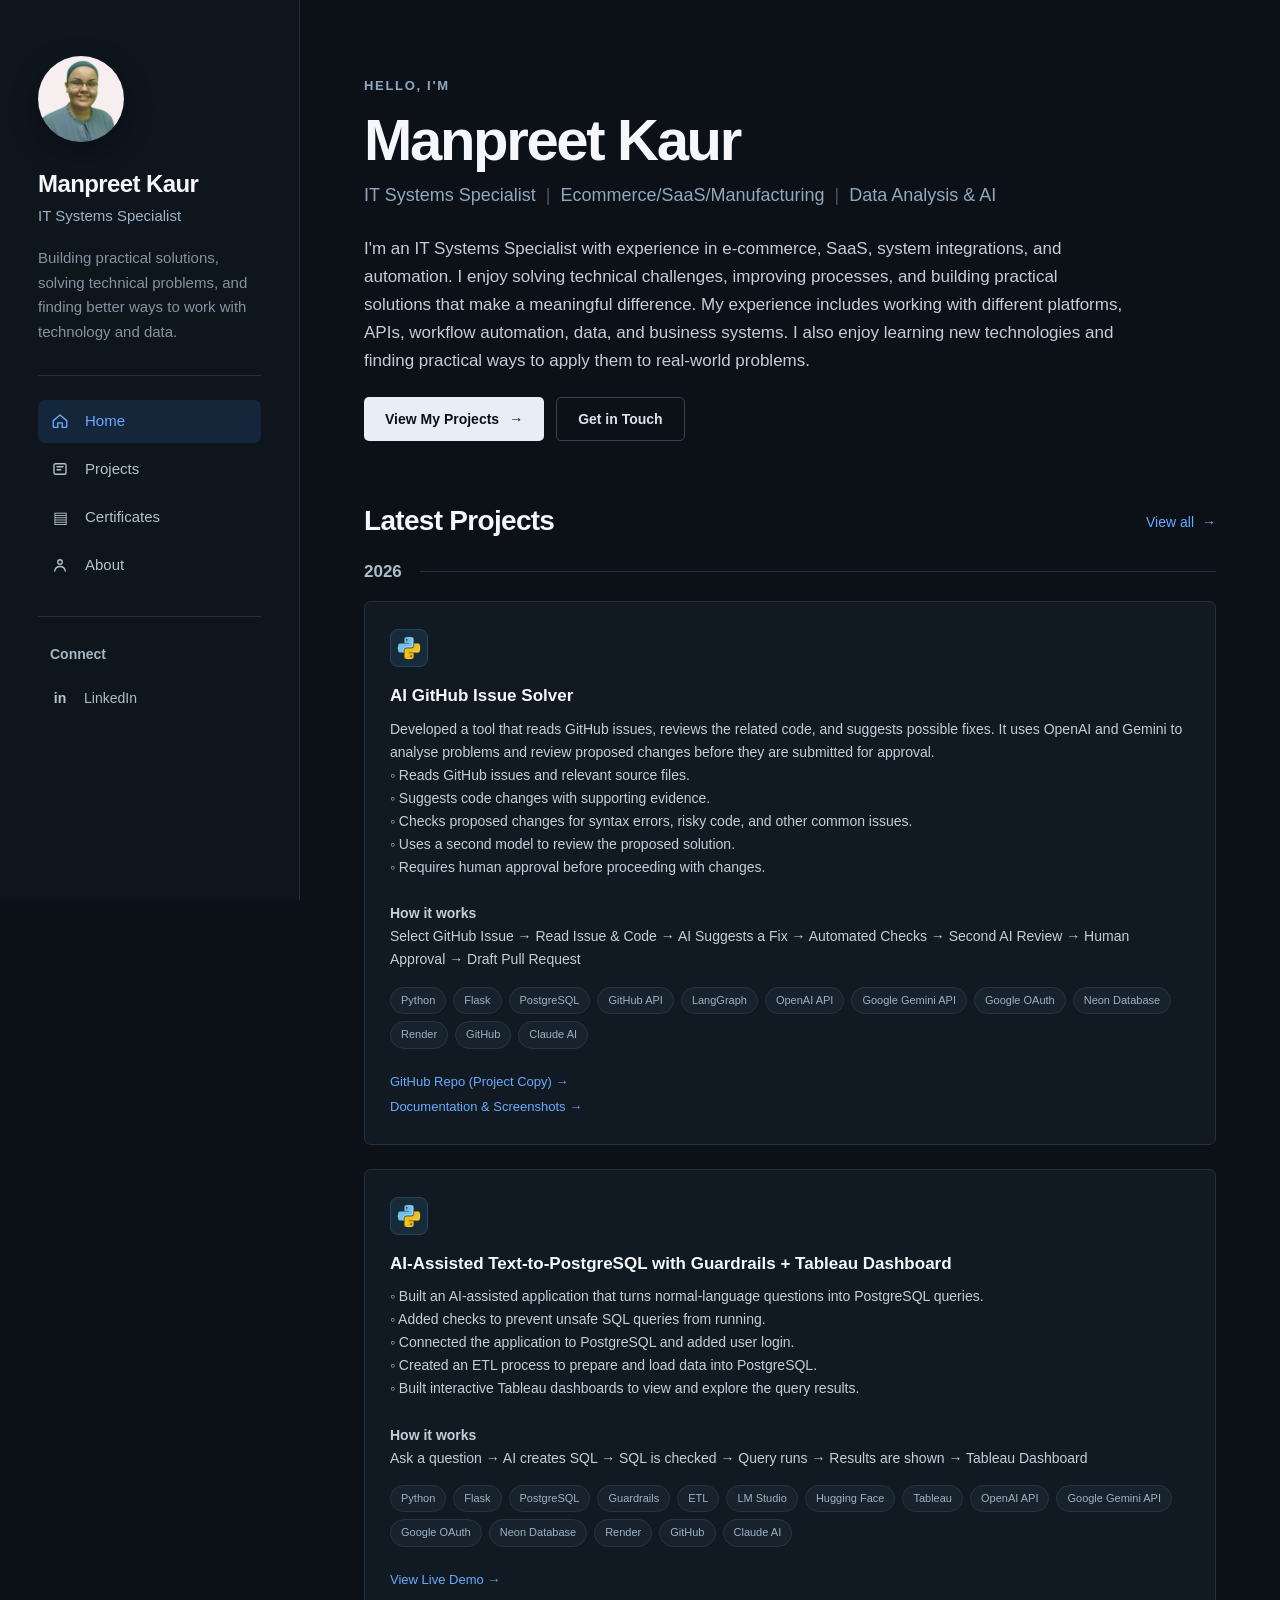
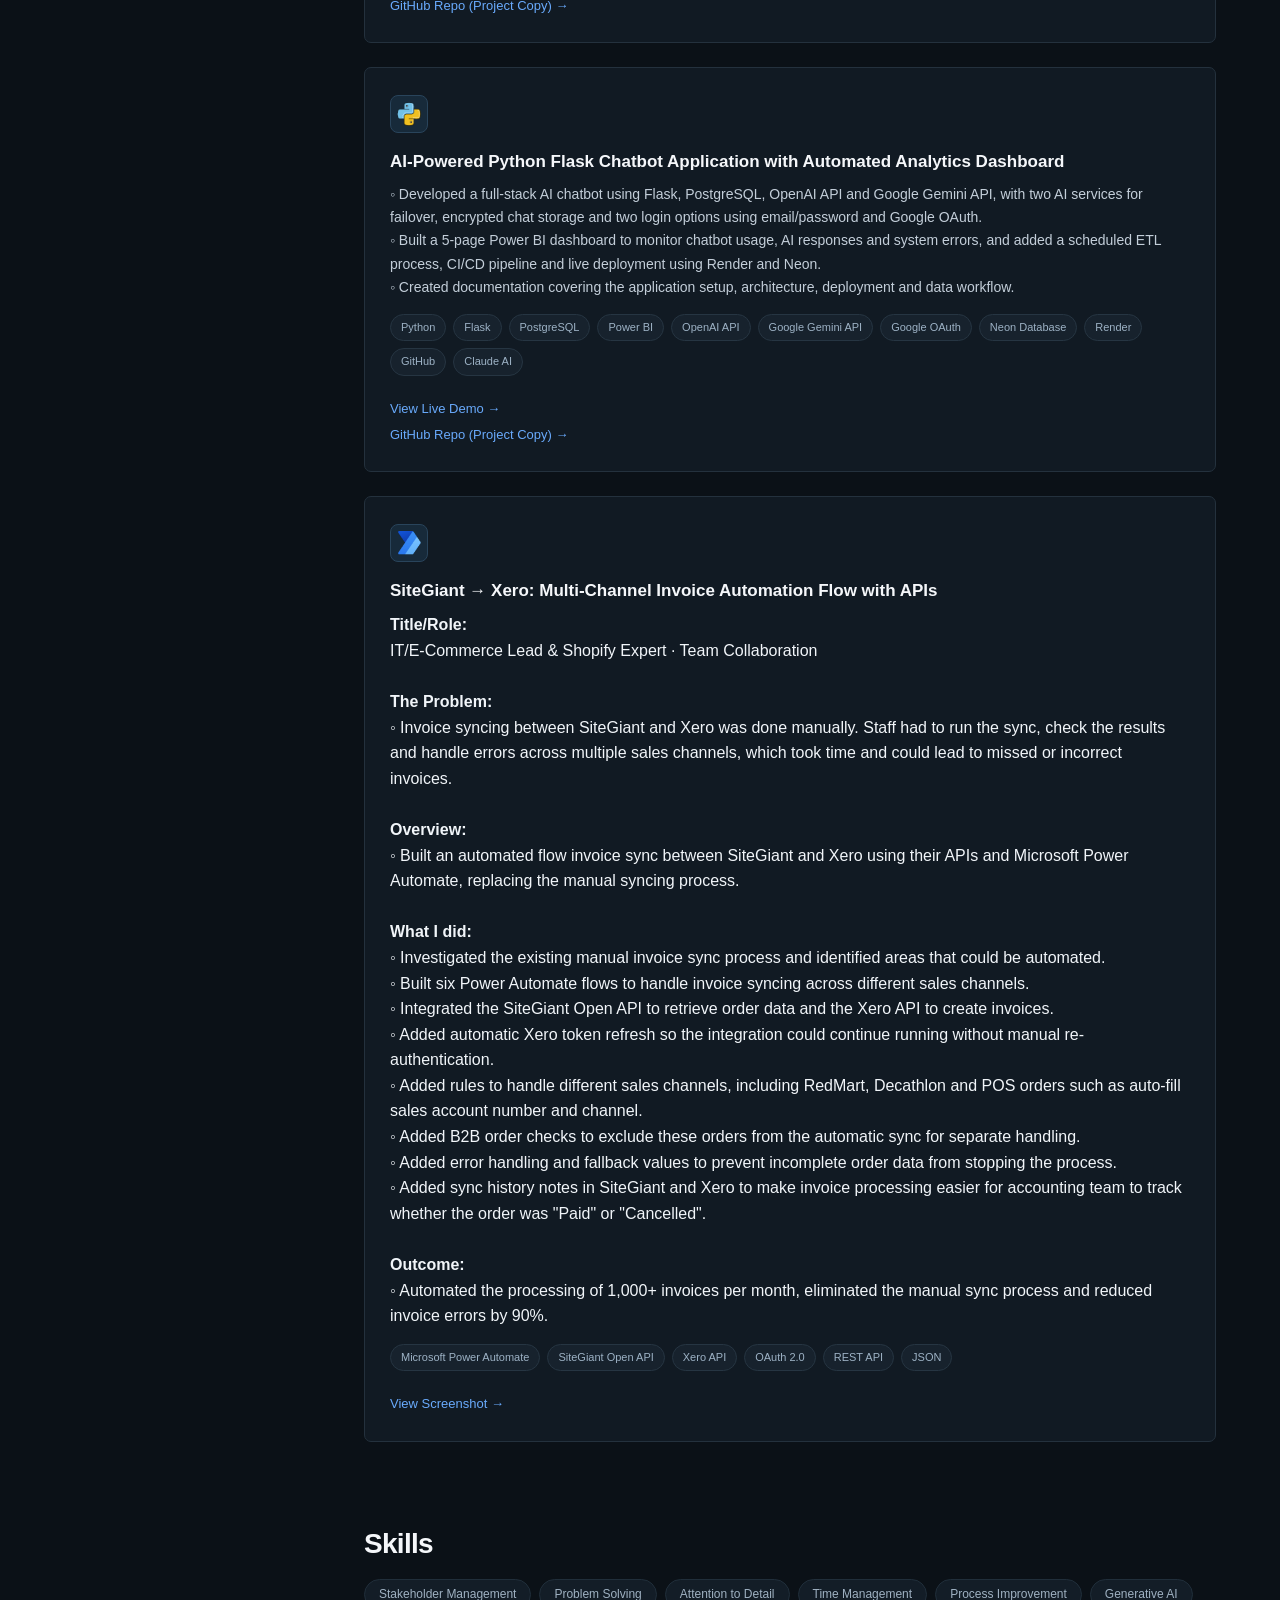
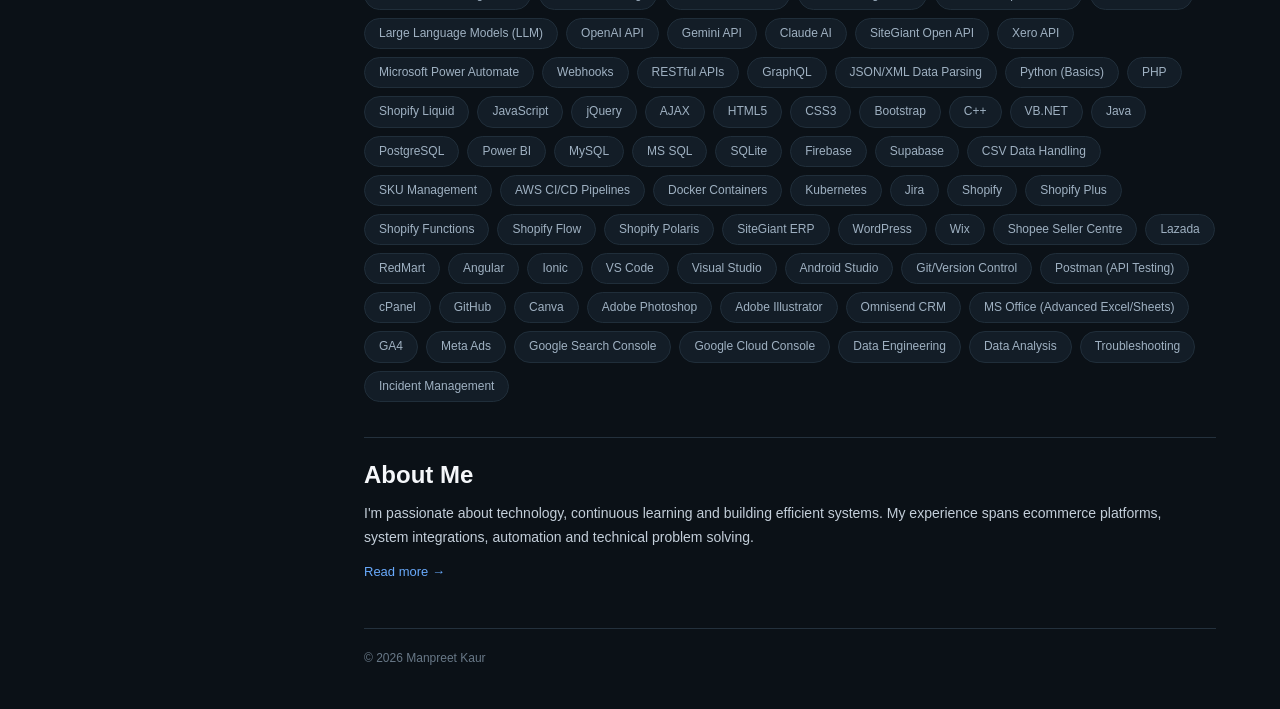
<file: index.html>
<!DOCTYPE html>
<html lang="en">
<head>
    <meta charset="UTF-8">
    <meta name="viewport" content="width=device-width, initial-scale=1.0">

    <title>Manpreet Kaur | IT Systems Specialist</title>

    <meta
        name="description"
        content="Portfolio of Manpreet Kaur, IT Systems Specialist experienced in ecommerce systems, integrations, automation, data and AI applications."
    >

    <link rel="stylesheet" href="assets/css/style.css">
</head>

<body>

    <!-- =========================================
         MOBILE HEADER
    ========================================== -->

    <header class="mobile-header">

        <a href="index.html" class="mobile-logo">
            
        </a>

        <div class="mobile-actions">

            <button
                class="menu-toggle"
                id="menuToggle"
                aria-label="Open menu"
                aria-expanded="false"
            >
                ☰
            </button>

        </div>

    </header>


    <!-- =========================================
         DESKTOP SIDEBAR
    ========================================== -->

    <aside class="sidebar" id="sidebar">

        <div class="sidebar-inner">

            <!-- Profile -->

            <div class="sidebar-profile">

                <div class="profile-logo">
                         </div>

                <h2>
                    Manpreet Kaur
                </h2>

                <p class="profile-role">
                    IT Systems Specialist
                </p>

                <p class="profile-description">
                    Building practical solutions, solving technical problems, 
                    and finding better ways to work with technology and data.
                </p>

            </div>


            <!-- Navigation -->

            <nav class="sidebar-navigation">

                <a href="index.html" class="nav-link active">

                    <span class="nav-icon">
                        <svg viewBox="0 0 24 24">
                            <path d="M3 11.5L12 4l9 7.5v8a1 1 0 0 1-1 1h-5v-6H9v6H4a1 1 0 0 1-1-1z"/>
                        </svg>
                    </span>

                    <span>Home</span>

                </a>


                <a href="projects.html" class="nav-link">

                    <span class="nav-icon">
                        <svg viewBox="0 0 24 24">
                            <rect x="4" y="5" width="16" height="14" rx="2"/>
                            <path d="M8 9h8M8 13h5"/>
                        </svg>
                    </span>

                    <span>Projects</span>

                </a>


                <a
                    href="certificates.html"
                    class="nav-link"
                >
                    <span class="nav-icon">▤</span>
                    <span>Certificates</span>
                </a>


                <a href="about.html" class="nav-link">

                    <span class="nav-icon">
                        <svg viewBox="0 0 24 24">
                            <circle cx="12" cy="8" r="3"/>
                            <path d="M5 20c.7-4 3-6 7-6s6.3 2 7 6"/>
                        </svg>
                    </span>

                    <span>About</span>

                </a>


                
            </nav>


            <!-- Connect -->

            <div class="sidebar-section">

                <p class="sidebar-title">
                    Connect
                </p>

                <a
                    href="https://www.linkedin.com/in/manpreet-k-ba3144176"
                    target="_blank"
                    rel="noopener noreferrer"
                    class="social-link"
                >

                    <span class="social-icon linkedin">
                        in
                    </span>

                    <span>LinkedIn</span>

                </a>

            </div>


            <!-- Footer -->
            <!--
            <div class="sidebar-footer">

                <p>
                
                </p>

                <p>
                   
                    <span class="footer-accent">
                        
                    </span>
                </p>

            </div>
        -->

        </div>

    </aside>


    <!-- =========================================
         MAIN
    ========================================== -->

    <main class="main-content">

        <!-- =====================================
             HERO
        ====================================== -->

        <section class="hero-section">

            <p class="eyebrow">
                HELLO, I'M
            </p>

            <h1>
                Manpreet Kaur
            </h1>

            <div class="hero-role">

                <span>IT Systems Specialist</span>

                <span class="separator">|</span>

                <span>Ecommerce/SaaS/Manufacturing</span>

                <span class="separator">|</span>

                <span>Data Analysis & AI</span>

            </div>


            <p class="hero-description">

                I'm an IT Systems Specialist with experience in e-commerce, 
                SaaS, system integrations, and automation. I enjoy solving 
                technical challenges, improving processes, and building 
                practical solutions that make a meaningful difference.
                
                My experience includes working with different platforms, APIs, 
                workflow automation, data, and business systems. I also enjoy 
                learning new technologies and finding practical ways to apply 
                them to real-world problems.
            </p>


            <div class="hero-buttons">

                <a href="projects.html" class="button button-primary">
                    View My Projects
                    <span>→</span>
                </a>

                <a
                    href="https://www.linkedin.com/in/manpreet-k-ba3144176"
                    class="button button-secondary"
                >
                    Get in Touch
                </a>

            </div>

        </section>


       <!-- =====================================
     LATEST PROJECTS
====================================== -->

<section class="content-section">

    <div class="section-heading">

        <h2>
            Latest Projects
        </h2>

        <a href="projects.html" class="view-all">
            View all
            <span>→</span>
        </a>

    </div>


    <!-- 2026 -->

    <div class="project-year-group">

        <div class="project-year-heading">
            <span>2026</span>
        </div>


        <div class="project-grid">

            <!-- Project 01 -->

            <article class="project-card">

                <div class="project-icon app-icon">
                    <img src="assets/images/python-icon.png" alt="Python Icon" class="python-icon-image" width="24" height="24"/>
                </div>

                <h3>
                    AI GitHub Issue Solver
                </h3>

                <p>
                    Developed a tool that reads GitHub issues, reviews the related code, and suggests possible fixes. It uses OpenAI and Gemini to analyse problems and review proposed changes before they are submitted for approval.
                    <br/>
                    ◦ Reads GitHub issues and relevant source files.<br/>
                    ◦ Suggests code changes with supporting evidence.<br/>
                    ◦ Checks proposed changes for syntax errors, risky code, and other common issues.<br/>
                    ◦ Uses a second model to review the proposed solution.<br/>
                    ◦ Requires human approval before proceeding with changes.<br/><br/>
                    
                    <b>How it works</b>
                    <br/>
                    Select GitHub Issue → Read Issue & Code → AI Suggests a Fix → Automated Checks → Second AI Review → Human Approval → Draft Pull Request

                <div class="project-tags">

                    <span>Python</span>
                    <span>Flask</span>
                    <span>PostgreSQL</span>
                    <span>GitHub API</span>
                    <span>LangGraph</span>
                    <span>OpenAI API</span>
                    <span>Google Gemini API</span>
                    <span>Google OAuth</span>
                    <span>Neon Database</span>
                    <span>Render</span>
                    <span>GitHub</span>
                    <span>Claude AI</span>
                </div>

        <!--
                <a
                    href="https://llm-text-to-sql-with-guardrails-app.onrender.com/"
                    target="_blank"
                    rel="noopener noreferrer"
                    class="live-link"
                >          
                    View Live Demo →
                </a>-->
            
                <a
                    href="https://github.com/MK5843/ai-github-issue-solver-copy.git"
                    target="_blank"
                    rel="noopener noreferrer"
                    class="project-link"
                >          
                    GitHub Repo (Project Copy) →
                </a>
                <br/>
            
                <a
                    href="https://github.com/MK5843/ai-github-issue-solver-copy/tree/main/docs"
                    target="_blank"
                    rel="noopener noreferrer"
                    class="project-link"
                >          
                    Documentation & Screenshots →
                </a>
            
                
            </article>


            <!-- Project 02 -->

            <article class="project-card">

                <div class="project-icon app-icon">
                    <img src="assets/images/python-icon.png" alt="Python Icon" class="python-icon-image" width="24" height="24"/>
                </div>

                <h3>
                    AI-Assisted Text-to-PostgreSQL with Guardrails + Tableau Dashboard
                </h3>

                <p>
                    ◦ Built an AI-assisted application that turns normal-language questions into PostgreSQL queries.<br/>
                    ◦ Added checks to prevent unsafe SQL queries from running.<br/>
                    ◦ Connected the application to PostgreSQL and added user login.<br/>
                    ◦ Created an ETL process to prepare and load data into PostgreSQL.<br/>
                    ◦ Built interactive Tableau dashboards to view and explore the query results.<br/><br/>
                    
                    <b>How it works</b>
                    <br/>
                    Ask a question → AI creates SQL → SQL is checked → Query runs → Results are shown → Tableau Dashboard
                </p>

                <div class="project-tags">

                    <span>Python</span>
                    <span>Flask</span>
                    <span>PostgreSQL</span>
                    <span>Guardrails</span>
                    <span>ETL</span>
                    <span>LM Studio</span>
                    <span>Hugging Face</span>
                    <span>Tableau</span>
                    <span>OpenAI API</span>
                    <span>Google Gemini API</span>
                    <span>Google OAuth</span>
                    <span>Neon Database</span>
                    <span>Render</span>
                    <span>GitHub</span>
                    <span>Claude AI</span>
                </div>

        
                <a
                    href="https://llm-text-to-sql-with-guardrails-app.onrender.com/"
                    target="_blank"
                    rel="noopener noreferrer"
                    class="live-link"
                >          
                    View Live Demo →
                </a>
                <br/>
                
                  <a
                    href="https://github.com/MK5843/llm-text-to-sql-with-guardrails-app-copy.git"
                    target="_blank"
                    rel="noopener noreferrer"
                    class="project-link"
                >          
                    GitHub Repo (Project Copy) →
                </a>
                
                
            </article>


            <!-- Project 03 -->

            <article class="project-card">

                <div class="project-icon app-icon">
                    <img src="assets/images/python-icon.png" alt="Python Icon" class="python-icon-image" width="24" height="24"/>
                </div>

                <h3>
                    AI-Powered Python Flask Chatbot Application with Automated Analytics Dashboard
                </h3>

                <p>
                    ◦ Developed a full-stack AI chatbot using Flask, PostgreSQL, OpenAI API and Google Gemini API, 
                    with two AI services for failover, encrypted chat storage and two login options using email/password 
                    and Google OAuth. <br/>
                    ◦ Built a 5-page Power BI dashboard to monitor chatbot usage, AI responses and system errors, and 
                    added a scheduled ETL process, CI/CD pipeline and live deployment using Render and Neon. <br/>
                    ◦ Created documentation covering the application setup, architecture, deployment and data workflow.
                </p>

                <div class="project-tags">

                    <span>Python</span>
                    <span>Flask</span>
                    <span>PostgreSQL</span>
                    <span>Power BI</span>
                    <span>OpenAI API</span>
                    <span>Google Gemini API</span>
                    <span>Google OAuth</span>
                    <span>Neon Database</span>
                    <span>Render</span>
                    <span>GitHub</span>
                    <span>Claude AI</span>
                </div>

        
                <a
                    href="https://flask-chatgpt-app.onrender.com/"
                    target="_blank"
                    rel="noopener noreferrer"
                    class="live-link"
                >          
                    View Live Demo →
                </a>
                <br/>
                  <a
                    href="https://github.com/MK5843/flask-chatgpt-app-copy.git"
                    target="_blank"
                    rel="noopener noreferrer"
                    class="project-link"
                >          
                    GitHub Repo (Project Copy) →
                </a>

            </article>


            <!-- Project 04 -->

            <article class="project-card">

                <div class="project-icon app-icon">
                    <img src="assets/images/microsoft-power-automate-icon.png" alt="Google Sheets Icon" class="google-sheets-icon-image" width="24" height="24"/>
                </div>

                <h3>
                    SiteGiant → Xero: Multi-Channel Invoice Automation Flow with APIs
                </h3>

                <b>Title/Role:</b><br/>
                        IT/E-Commerce Lead & Shopify Expert · Team Collaboration<br/><br/>
                        <b>The Problem:</b><br/>
                        ◦ Invoice syncing between SiteGiant and Xero was done manually. Staff had to run the sync, check the results and 
                        handle errors across multiple sales channels, which took time and could lead to missed or incorrect invoices.
                        <br/><br/>
                        <b>Overview:</b><br/>
                        ◦ Built an automated flow invoice sync between SiteGiant and Xero using their APIs and Microsoft Power Automate, replacing the manual syncing process.
                        <br/><br/>
                        <b>What I did:</b><br/>
                        ◦ Investigated the existing manual invoice sync process and identified areas that could be automated.<br/>
                        ◦ Built six Power Automate flows to handle invoice syncing across different sales channels.<br/>
                        ◦ Integrated the SiteGiant Open API to retrieve order data and the Xero API to create invoices.<br/>
                        ◦ Added automatic Xero token refresh so the integration could continue running without manual re-authentication.<br/>
                        ◦ Added rules to handle different sales channels, including RedMart, Decathlon and POS orders such as auto-fill sales account number and channel.<br/>
                        ◦ Added B2B order checks to exclude these orders from the automatic sync for separate handling.<br/>
                        ◦ Added error handling and fallback values to prevent incomplete order data from stopping the process.<br/>
                        ◦ Added sync history notes in SiteGiant and Xero to make invoice processing easier for accounting team to track whether the order was "Paid" or "Cancelled".
                        <br/><br/>
                        <b>Outcome:</b><br/>
                        ◦ Automated the processing of 1,000+ invoices per month, eliminated the manual sync process and reduced invoice errors by 90%.
                    </p>


                    <div class="project-tags">

                        <span>Microsoft Power Automate</span>
                        <span>SiteGiant Open API</span>
                        <span>Xero API</span>
                        <span>OAuth 2.0</span>
                        <span>REST API</span>
                        <span>JSON</span>

                    </div>

                    <a
                    href="https://drive.google.com/file/d/1CrSI6ZVZ5WOLEzAe1F8wNn-LTzx8QUYx/view?usp=sharing"
                    target="_blank"
                    rel="noopener noreferrer"
                    class="project-link"
                >  
                    View Screenshot →
                </a>

            </article>

        </div>

    </div>

</section>


        <!-- =====================================
             SKILLS
        ====================================== -->

        <section class="content-section skills-section">

            <h2>
                Skills
            </h2>


            <div class="skills-list">

                <span>Stakeholder Management</span>
                <span>Problem Solving</span>
                <span>Attention to Detail</span>
                <span>Time Management</span>
                <span>Process Improvement</span>
                <span>Generative AI</span>
                <span>Large Language Models (LLM)</span>
                <span>OpenAI API</span>
                <span>Gemini API</span>
                <span>Claude AI</span>
                <span>SiteGiant Open API</span>
                <span>Xero API</span>
                <span>Microsoft Power Automate</span>
                <span>Webhooks</span>
                <span>RESTful APIs</span>
                <span>GraphQL</span>
                <span>JSON/XML Data Parsing</span>
                <span>Python (Basics)</span>
                <span>PHP</span>
                <span>Shopify Liquid</span>
                <span>JavaScript</span>
                <span>jQuery</span>
                <span>AJAX</span>
                <span>HTML5</span>
                <span>CSS3</span>
                <span>Bootstrap</span>
                <span>C++</span>
                <span>VB.NET</span>
                <span>Java</span>
                <span>PostgreSQL</span>
                <span>Power BI</span>
                <span>MySQL</span>
                <span>MS SQL</span>
                <span>SQLite</span>
                <span>Firebase</span>
                <span>Supabase</span>
                <span>CSV Data Handling</span>
                <span>SKU Management</span>
                <span>AWS CI/CD Pipelines</span>
                <span>Docker Containers</span>
                <span>Kubernetes</span>
                <span>Jira</span>
                <span>Shopify</span>
                <span>Shopify Plus</span>
                <span>Shopify Functions</span>
                <span>Shopify Flow</span>
                <span>Shopify Polaris</span>
                <span>SiteGiant ERP</span>
                <span>WordPress</span>
                <span>Wix</span>
                <span>Shopee Seller Centre</span>
                <span>Lazada</span>
                <span>RedMart</span>
                <span>Angular</span>
                <span>Ionic</span>
                <span>VS Code</span>
                <span>Visual Studio</span>
                <span>Android Studio</span>
                <span>Git/Version Control</span>
                <span>Postman (API Testing)</span>
                <span>cPanel</span>
                <span>GitHub</span>
                <span>Canva</span>
                <span>Adobe Photoshop</span>
                <span>Adobe Illustrator</span>
                <span>Omnisend CRM</span>
                <span>MS Office (Advanced Excel/Sheets)</span>
                <span>GA4</span>
                <span>Meta Ads</span>
                <span>Google Search Console</span>
                <span>Google Cloud Console</span>
                <span>Data Engineering</span>
                <span>Data Analysis</span>
                <span>Troubleshooting</span>
                <span>Incident Management</span>

            </div>

        </section>


        <!-- =====================================
             ABOUT
        ====================================== -->

        <section class="about-preview">

            <h2>
                About Me
            </h2>

            <p>
                I'm passionate about technology, continuous learning
                and building efficient systems. My experience spans
                ecommerce platforms, system integrations, automation
                and technical problem solving.
            </p>

            <a href="about.html" class="text-link">
                Read more →
            </a>

        </section>


        <!-- =====================================
             MAIN FOOTER
        ====================================== -->

        <footer class="main-footer">

            <p>
                © 2026 Manpreet Kaur
            </p>

        </footer>

    </main>


    <script src="assets/js/main.js"></script>

</body>
</html>
</file>
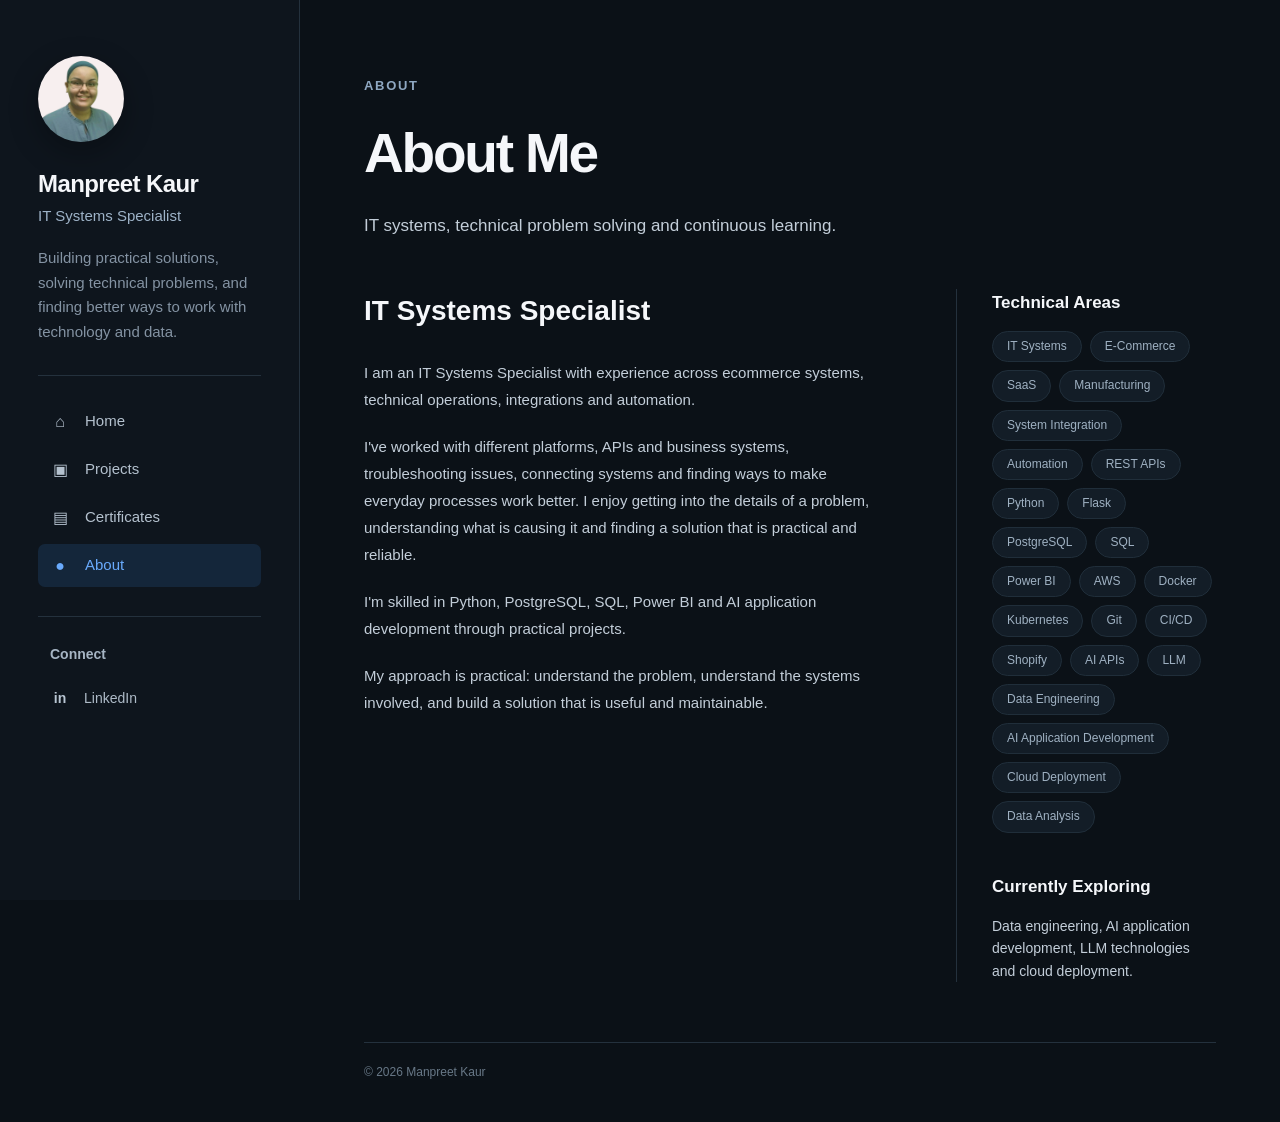
<file: about.html>
<!DOCTYPE html>
<html lang="en">
<head>

    <meta charset="UTF-8">
    <meta name="viewport" content="width=device-width, initial-scale=1.0">

    <title>About | Manpreet Kaur</title>

    <meta
        name="description"
        content="About Manpreet Kaur, IT Systems Specialist."
    >

    <link rel="stylesheet" href="assets/css/style.css">

</head>

<body>


    <!-- MOBILE HEADER -->

    <header class="mobile-header">

        <a href="index.html" class="mobile-logo">
            
        </a>

        <div class="mobile-actions">


            <button
                class="menu-toggle"
                id="menuToggle"
                aria-label="Open menu"
                aria-expanded="false"
            >
                ☰
            </button>

        </div>

    </header>


    <!-- SIDEBAR -->

    <aside class="sidebar" id="sidebar">

        <div class="sidebar-inner">

            <div class="sidebar-profile">

                <a href="index.html" class="profile-logo">
                    
                </a>

                <h2>
                    Manpreet Kaur
                </h2>

                <p class="profile-role">
                    IT Systems Specialist
                </p>

                <p class="profile-description">
                    Building practical solutions, solving technical problems, 
                    and finding better ways to work with technology and data.
                </p>

            </div>


            <nav class="sidebar-navigation">

                <a href="index.html" class="nav-link">

                    <span class="nav-icon">⌂</span>

                    <span>Home</span>

                </a>

                <a href="projects.html" class="nav-link">

                    <span class="nav-icon">▣</span>

                    <span>Projects</span>

                </a>


                <a
                    href="certificates.html"
                    class="nav-link"
                >
                    <span class="nav-icon">▤</span>
                    <span>Certificates</span>
                </a>

                <a href="about.html" class="nav-link active">

                    <span class="nav-icon">●</span>

                    <span>About</span>

                </a>

                
            </nav>


            <div class="sidebar-section">

                <p class="sidebar-title">
                    Connect
                </p>

                <a
                    href="https://www.linkedin.com/"
                    target="_blank"
                    rel="noopener noreferrer"
                    class="social-link"
                >
                    <span class="social-icon linkedin">in</span>
                    <span>LinkedIn</span>
                </a>

            </div>

            <!--
            <div class="sidebar-footer">

                <p>© 2026 Manpreet Kaur</p>

                <p>
                    Built with
                    <span class="footer-accent">
                        HTML, CSS & JavaScript
                    </span>
                </p>

            </div>
        -->
        </div>

    </aside>


    <!-- MAIN -->

    <main class="main-content">

        <section class="page-intro">

            <p class="eyebrow">
                ABOUT
            </p>

            <h1>
                About Me
            </h1>

            <p>
                IT systems, technical problem solving and continuous learning.
            </p>

        </section>


        <section class="about-page">

            <div class="about-main">

                <h2>
                    IT Systems Specialist
                </h2>

                <p>
                    I am an IT Systems Specialist with experience across
                    ecommerce systems, technical operations, integrations
                    and automation.
                </p>

                <p>
                    I've worked with different platforms, APIs and business systems, troubleshooting issues, 
                    connecting systems and finding ways to make everyday processes work better.
                    I enjoy getting into the details of a problem, understanding what is causing it and 
                    finding a solution that is practical and reliable.
                </p>

                <p>
                    I'm skilled in Python, PostgreSQL, SQL, Power BI and AI application 
                    development through practical projects.
                </p>

                <p>
                    My approach is practical: understand the problem,
                    understand the systems involved, and build a solution
                    that is useful and maintainable.
                </p>

            </div>


            <div class="about-sidebar">

                <h3>
                    Technical Areas
                </h3>

                <div class="skills-list">

            <span>IT Systems</span>
            <span>E-Commerce</span>
            <span>SaaS</span>
            <span>Manufacturing</span>
            <span>System Integration</span>
            <span>Automation</span>
            <span>REST APIs</span>
            <span>Python</span>
            <span>Flask</span>
            <span>PostgreSQL</span>
            <span>SQL</span>
            <span>Power BI</span>
            <span>AWS</span>
            <span>Docker</span>
            <span>Kubernetes</span>
            <span>Git</span>
            <span>CI/CD</span>
            <span>Shopify</span>
            <span>AI APIs</span>
            <span>LLM</span>
            <span>Data Engineering</span>
            <span>AI Application Development</span>
            <span>Cloud Deployment</span>
            <span>Data Analysis</span>

                </div>


                <h3 class="about-subheading">
                    Currently Exploring
                </h3>

                <p>
                    Data engineering, AI application development, LLM technologies and cloud deployment.
                </p>

            </div>

        </section>


        <footer class="main-footer">

            <p>
                © 2026 Manpreet Kaur
            </p>

        </footer>

    </main>


    <script src="assets/js/main.js"></script>

</body>
</html>
</file>
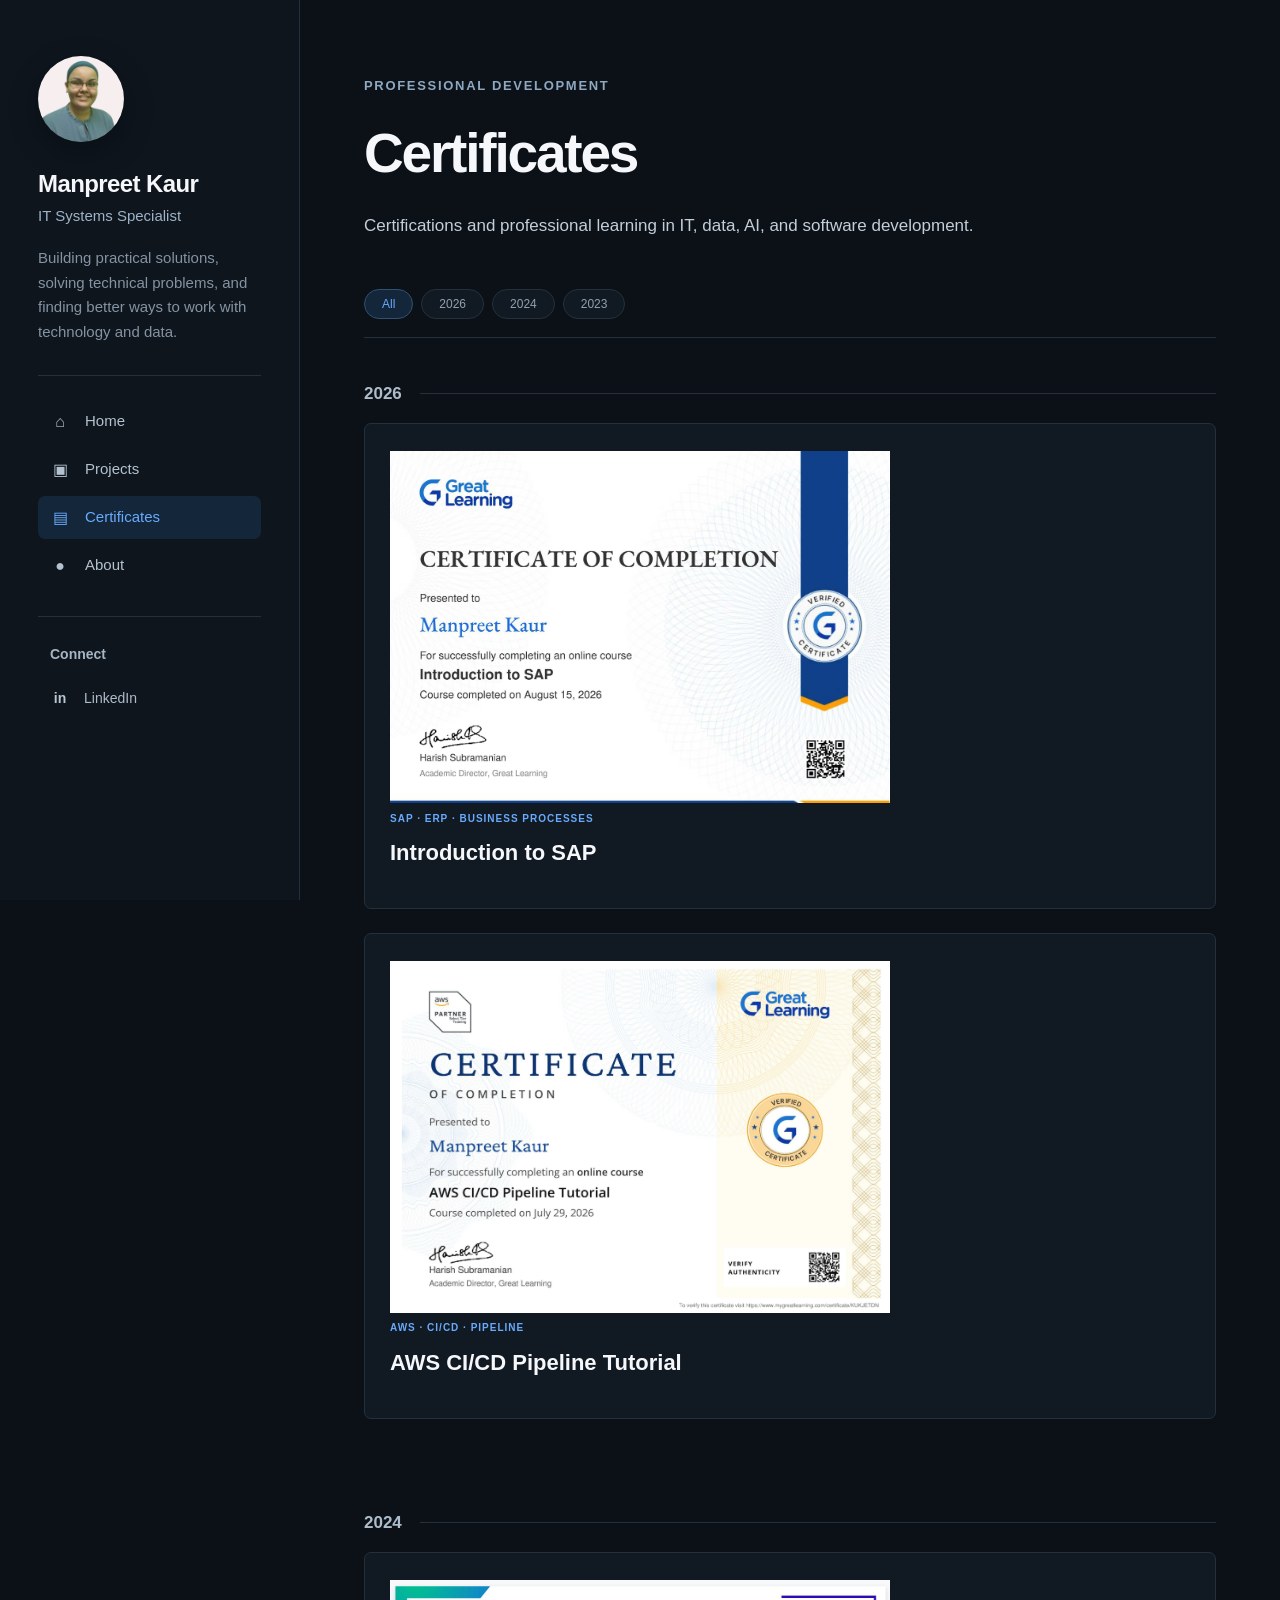
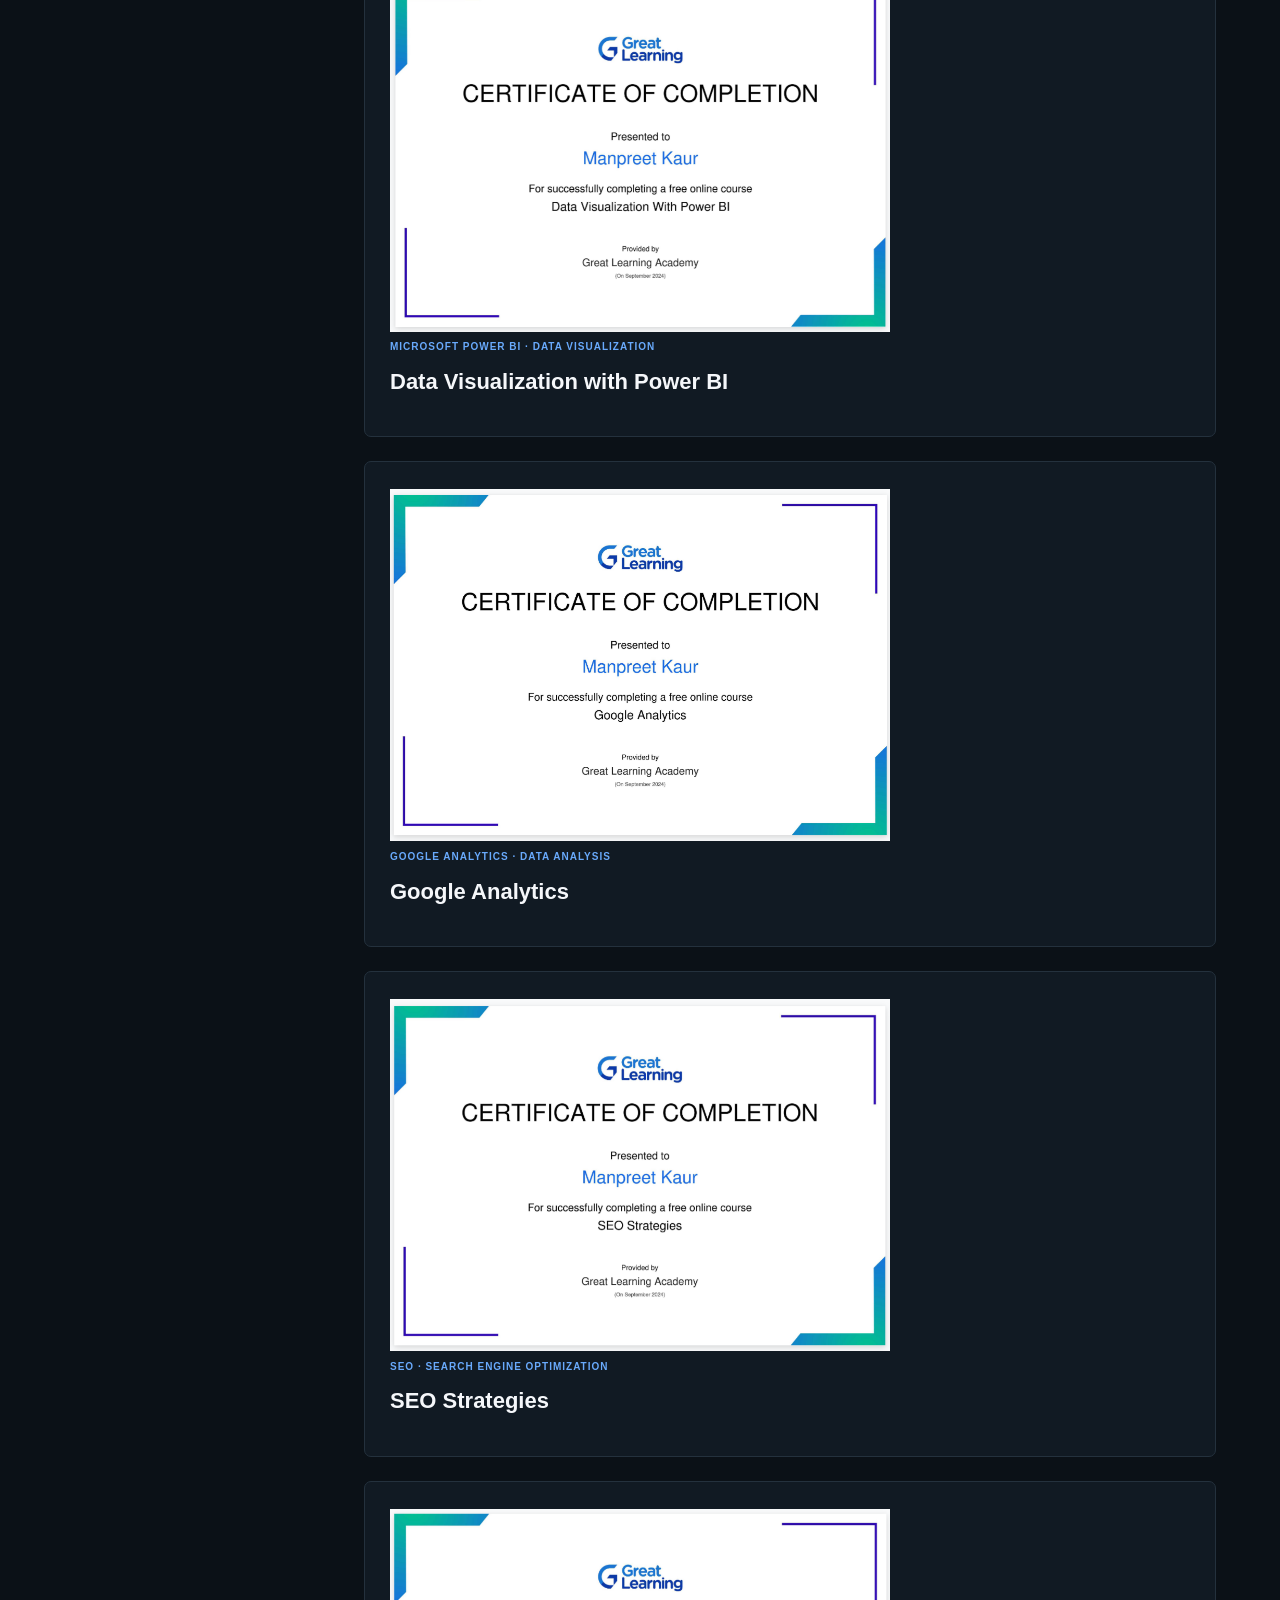
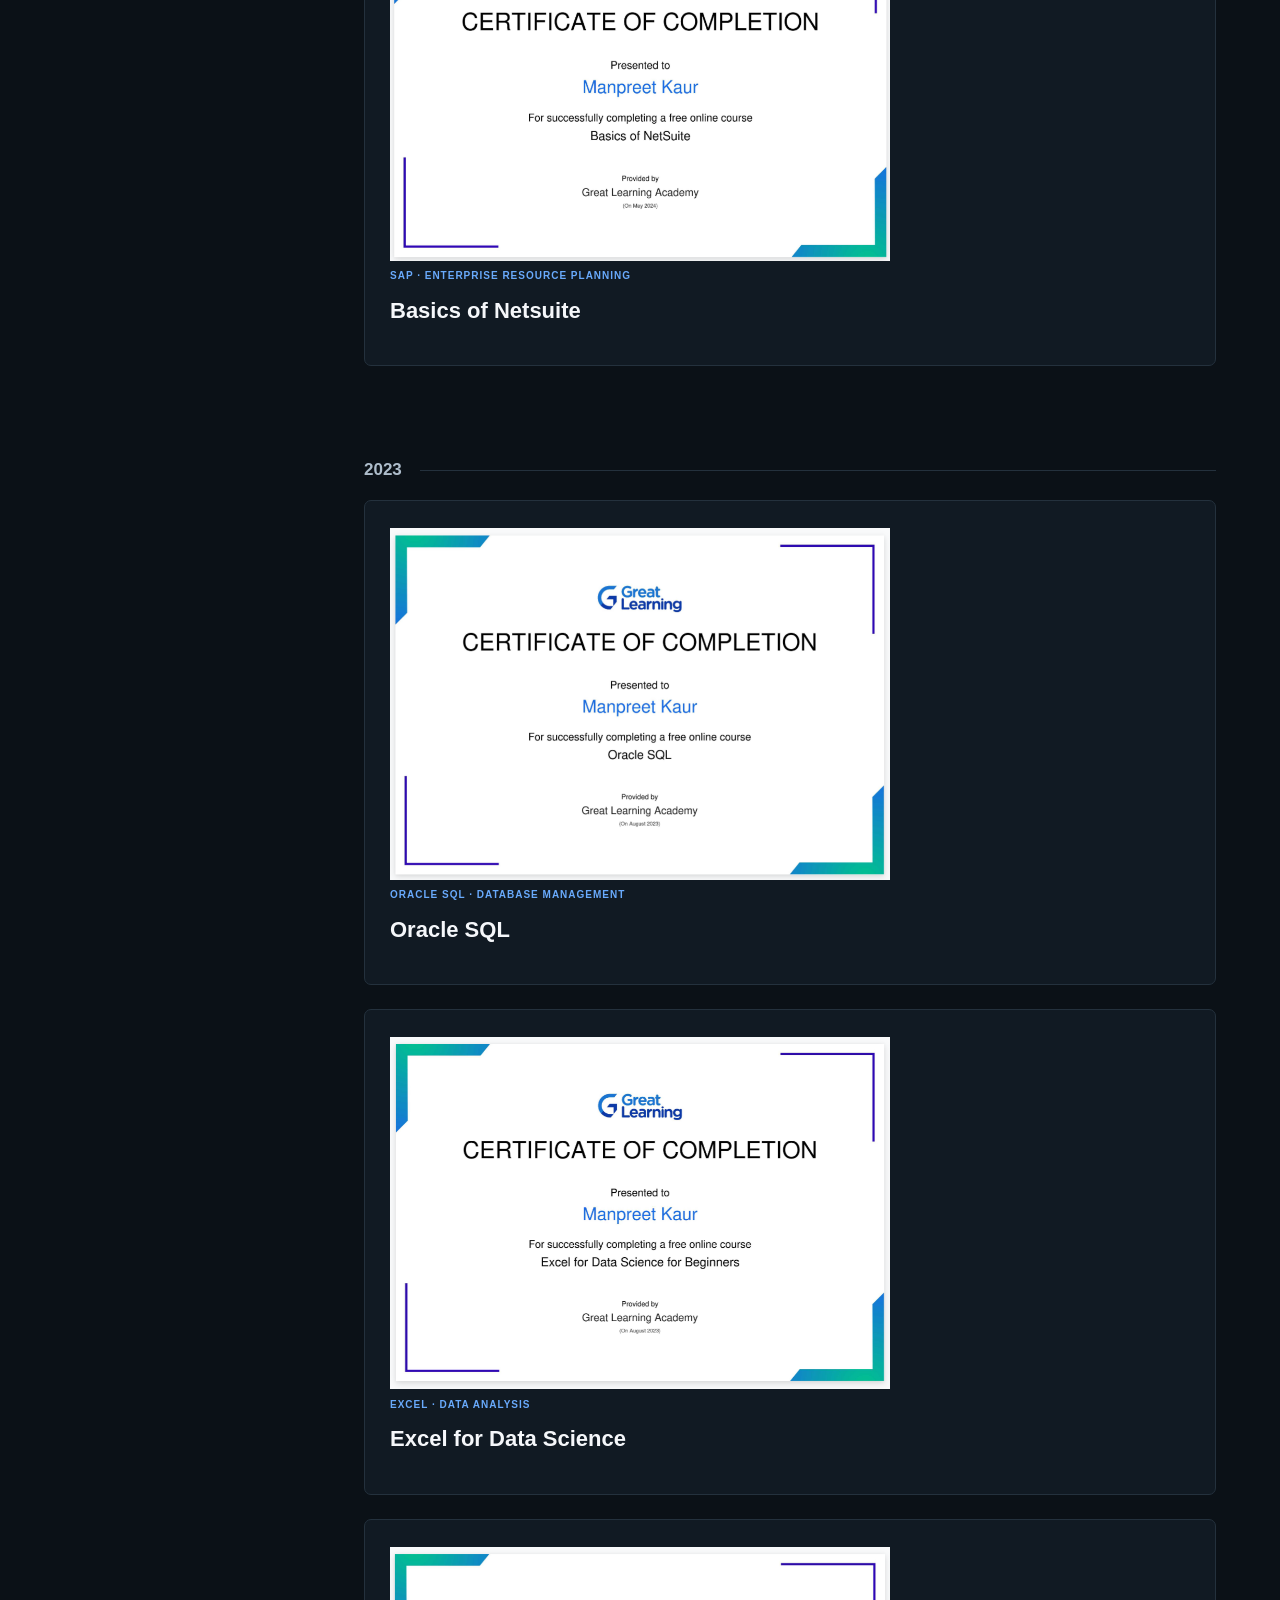
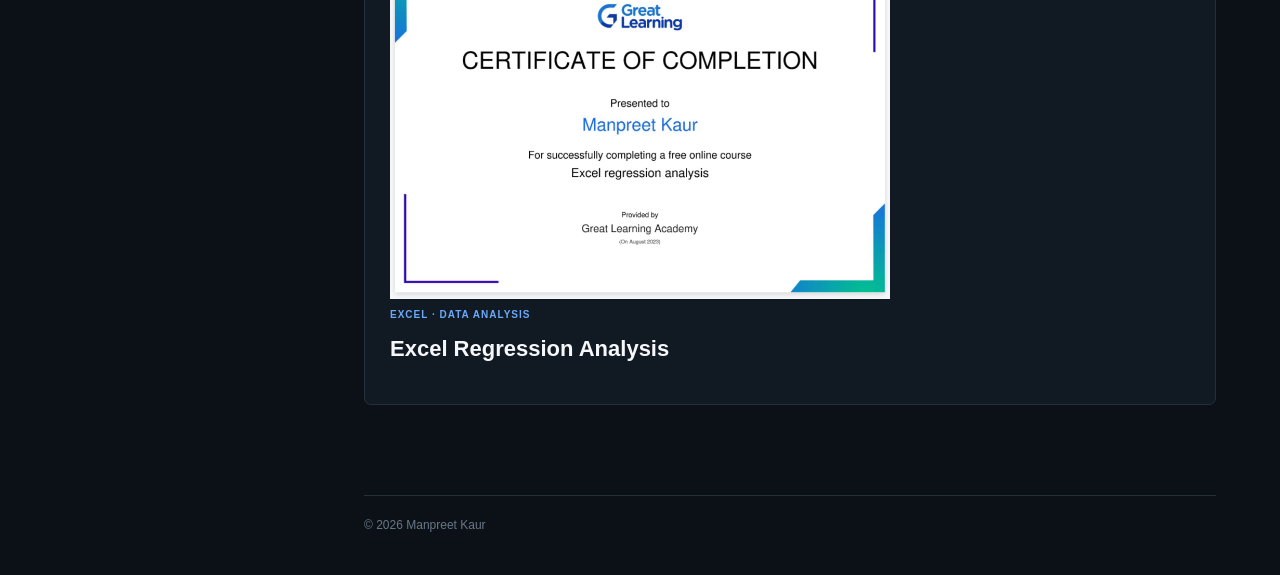
<file: certificates.html>
<!DOCTYPE html>
<html lang="en">

<head>

    <meta charset="UTF-8">

    <meta
        name="viewport"
        content="width=device-width, initial-scale=1.0"
    >

    <title>Projects | Manpreet Kaur</title>

    <meta
        name="description"
        content="Projects by Manpreet Kaur covering IT systems, automation, Python, AI, databases and data."
    >

    <link
        rel="stylesheet"
        href="assets/css/style.css"
    >

</head>


<body>


    <!-- =========================================
         MOBILE HEADER
    ========================================== -->

    <header class="mobile-header">

        <a
            href="index.html"
            class="mobile-logo"
        >
            
        </a>


        <div class="mobile-actions">


            <button
                class="menu-toggle"
                id="menuToggle"
                aria-label="Open menu"
                aria-expanded="false"
            >
                ☰
            </button>

        </div>

    </header>



    <!-- =========================================
         SIDEBAR
    ========================================== -->

    <aside
        class="sidebar"
        id="sidebar"
    >

        <div class="sidebar-inner">


            <div class="sidebar-profile">

                <a
                    href="index.html"
                    class="profile-logo"
                >
                    
                </a>


                <h2>
                    Manpreet Kaur
                </h2>


                <p class="profile-role">
                    IT Systems Specialist
                </p>


                <p class="profile-description">
                    Building practical solutions, solving technical problems, 
                    and finding better ways to work with technology and data.
                </p>

            </div>



            <nav class="sidebar-navigation">

                <a
                    href="index.html"
                    class="nav-link"
                >
                    <span class="nav-icon">⌂</span>
                    <span>Home</span>
                </a>


                <a
                    href="projects.html"
                    class="nav-link"
                >
                    <span class="nav-icon">▣</span>
                    <span>Projects</span>
                </a>

                
                <a
                    href="certificates.html"
                    class="nav-link active"
                >
                    <span class="nav-icon">▤</span>
                    <span>Certificates</span>
                </a>


                <a
                    href="about.html"
                    class="nav-link"
                >
                    <span class="nav-icon">●</span>
                    <span>About</span>
                </a>


            </nav>



            <div class="sidebar-section">

                <p class="sidebar-title">
                    Connect
                </p>


                <a
                    href="https://www.linkedin.com/"
                    target="_blank"
                    rel="noopener noreferrer"
                    class="social-link"
                >
                    <span class="social-icon linkedin">
                        in
                    </span>

                    <span>LinkedIn</span>
                </a>

            </div>


            <!--
            <div class="sidebar-footer">

                <p>
                    © 2026 Manpreet Kaur
                </p>

                <p>
                    Built with
                    <span class="footer-accent">
                        HTML, CSS & JavaScript
                    </span>
                </p>

            </div>
        -->

        </div>

    </aside>



    <!-- =========================================
         MAIN
    ========================================== -->

    <main class="main-content">

        <!-- PAGE INTRO -->

        <section class="page-intro">

            <p class="eyebrow">
                PROFESSIONAL DEVELOPMENT
            </p>


            <h1>
                Certificates
            </h1>


            <p>
                Certifications and professional learning in IT, data, AI, and software development.
            </p>

        </section>



        <!-- =====================================
             YEAR FILTER
        ====================================== -->

        <div class="cert-filters">

            <button
                class="year-filter active"
                data-year="all"
            >
                All
            </button>


            <button
                class="year-filter"
                data-year="2026"
            >
                2026
            </button>


            <button
                class="year-filter"
                data-year="2024"
            >
                2024
            </button>


            <button
                class="year-filter"
                data-year="2023"
            >
                2023
            </button>

        </div>



        <!-- =====================================
             2026
        ====================================== -->

        <section
            class="cert-year-group filter-group"
            data-year-group="2026"
        >

            <div class="cert-year-heading">
                <span>2026</span>
            </div>


            <div class="cert-page-grid">

                <!-- Certificates -->

                <article class="cert-card cert-page-card">
                    
                    <img src="assets/images/certs/Introduction to SAP - Certificate.jpg" alt="Introduction to SAP Certificate" class="cert-image" width="500" height="352"/>
             
                    <p class="cert-category">
                        SAP · ERP · BUSINESS PROCESSES
                        </p>

                    <h2>
                         Introduction to SAP
                    </h2>


                </article>

                <article class="cert-card cert-page-card">
                    
                    <img src="assets/images/certs/AWS CI_CD Pipeline Tutorial - Certificate.png" alt="AWS CI/CD Pipeline Tutorial Certificate" class="cert-image" width="500" height="352"/>
             
                    <p class="cert-category">
                        AWS · CI/CD · PIPELINE
                        </p>
                        
                    <h2>
                         AWS CI/CD Pipeline Tutorial
                    </h2>


                </article>

                
            </div>

        </section>


       <!-- =====================================
             2024
        ====================================== -->

        <section
            class="cert-year-group filter-group"
            data-year-group="2024"
        >

            <div class="cert-year-heading">
                <span>2024</span>
            </div>


            <div class="cert-page-grid">

                <!-- Certificates -->

                <article class="cert-card cert-page-card">
                    
                    <img src="assets/images/certs/Data Visualization with Power BI - Certificate.png" alt="Data Visualization with Power BI Certificate" class="cert-image" width="500" height="352"/>
             
                    <p class="cert-category">
                        MICROSOFT POWER BI · DATA VISUALIZATION
                        </p>

                    <h2>
                        Data Visualization with Power BI
                    </h2>


                </article>

                <article class="cert-card cert-page-card">
                    
                    <img src="assets/images/certs/Google Analytics - Certificate.png" alt="Google Analytics Certificate" class="cert-image" width="500" height="352"/>
             
                    <p class="cert-category">
                        GOOGLE ANALYTICS · DATA ANALYSIS
                        </p>
                        
                    <h2>
                         Google Analytics
                    </h2>


                </article>

                <article class="cert-card cert-page-card">
                    
                    <img src="assets/images/certs/SEO Strategies - Certificate.png" alt="SEO Strategies Certificate" class="cert-image" width="500" height="352"/>
             
                    <p class="cert-category">
                        SEO · SEARCH ENGINE OPTIMIZATION
                        </p>
                        
                    <h2>
                         SEO Strategies
                    </h2>


                </article>

                <article class="cert-card cert-page-card">
                    
                    <img src="assets/images/certs/Basics of Netsuite - Certificate.png" alt="Basics of Netsuite Certificate" class="cert-image" width="500" height="352"/>
             
                    <p class="cert-category">
                        SAP · ENTERPRISE RESOURCE PLANNING
                        </p>
                        
                    <h2>
                         Basics of Netsuite
                    </h2>


                </article>

                
            </div>

        </section>



        <!-- =====================================
             2023
        ====================================== -->

       
        <section
            class="cert-year-group filter-group"
            data-year-group="2023"
        >

            <div class="cert-year-heading">
                <span>2023</span>
            </div>


            <div class="cert-page-grid">

                <!-- Certificates -->

                <article class="cert-card cert-page-card">
                    
                    <img src="assets/images/certs/Oracle SQL - Certificate.png" alt="Oracle SQL Certificate" class="cert-image" width="500" height="352"/>
             
                    <p class="cert-category">
                        ORACLE SQL · DATABASE MANAGEMENT
                        </p>

                    <h2>
                        Oracle SQL
                    </h2>


                </article>

                <article class="cert-card cert-page-card">
                    
                    <img src="assets/images/certs/Excel for Data Science - Certificate.png" alt="Excel for Data Science Certificate" class="cert-image" width="500" height="352"/>
             
                    <p class="cert-category">
                        EXCEL · DATA ANALYSIS
                        </p>
                        
                    <h2>
                         Excel for Data Science
                    </h2>


                </article>

                <article class="cert-card cert-page-card">
                    
                    <img src="assets/images/certs/Excel Regression Analysis - Certificate.png" alt="Excel Regression Analysis Certificate" class="cert-image" width="500" height="352"/>
             
                    <p class="cert-category">
                        EXCEL · DATA ANALYSIS
                        </p>
                        
                    <h2>
                         Excel Regression Analysis
                    </h2>


                </article>

            </div>

        </section>





        <footer class="main-footer">

            <p>
                © 2026 Manpreet Kaur
            </p>

        </footer>

    </main>


    <script src="assets/js/main.js"></script>

</body>

</html>
</file>
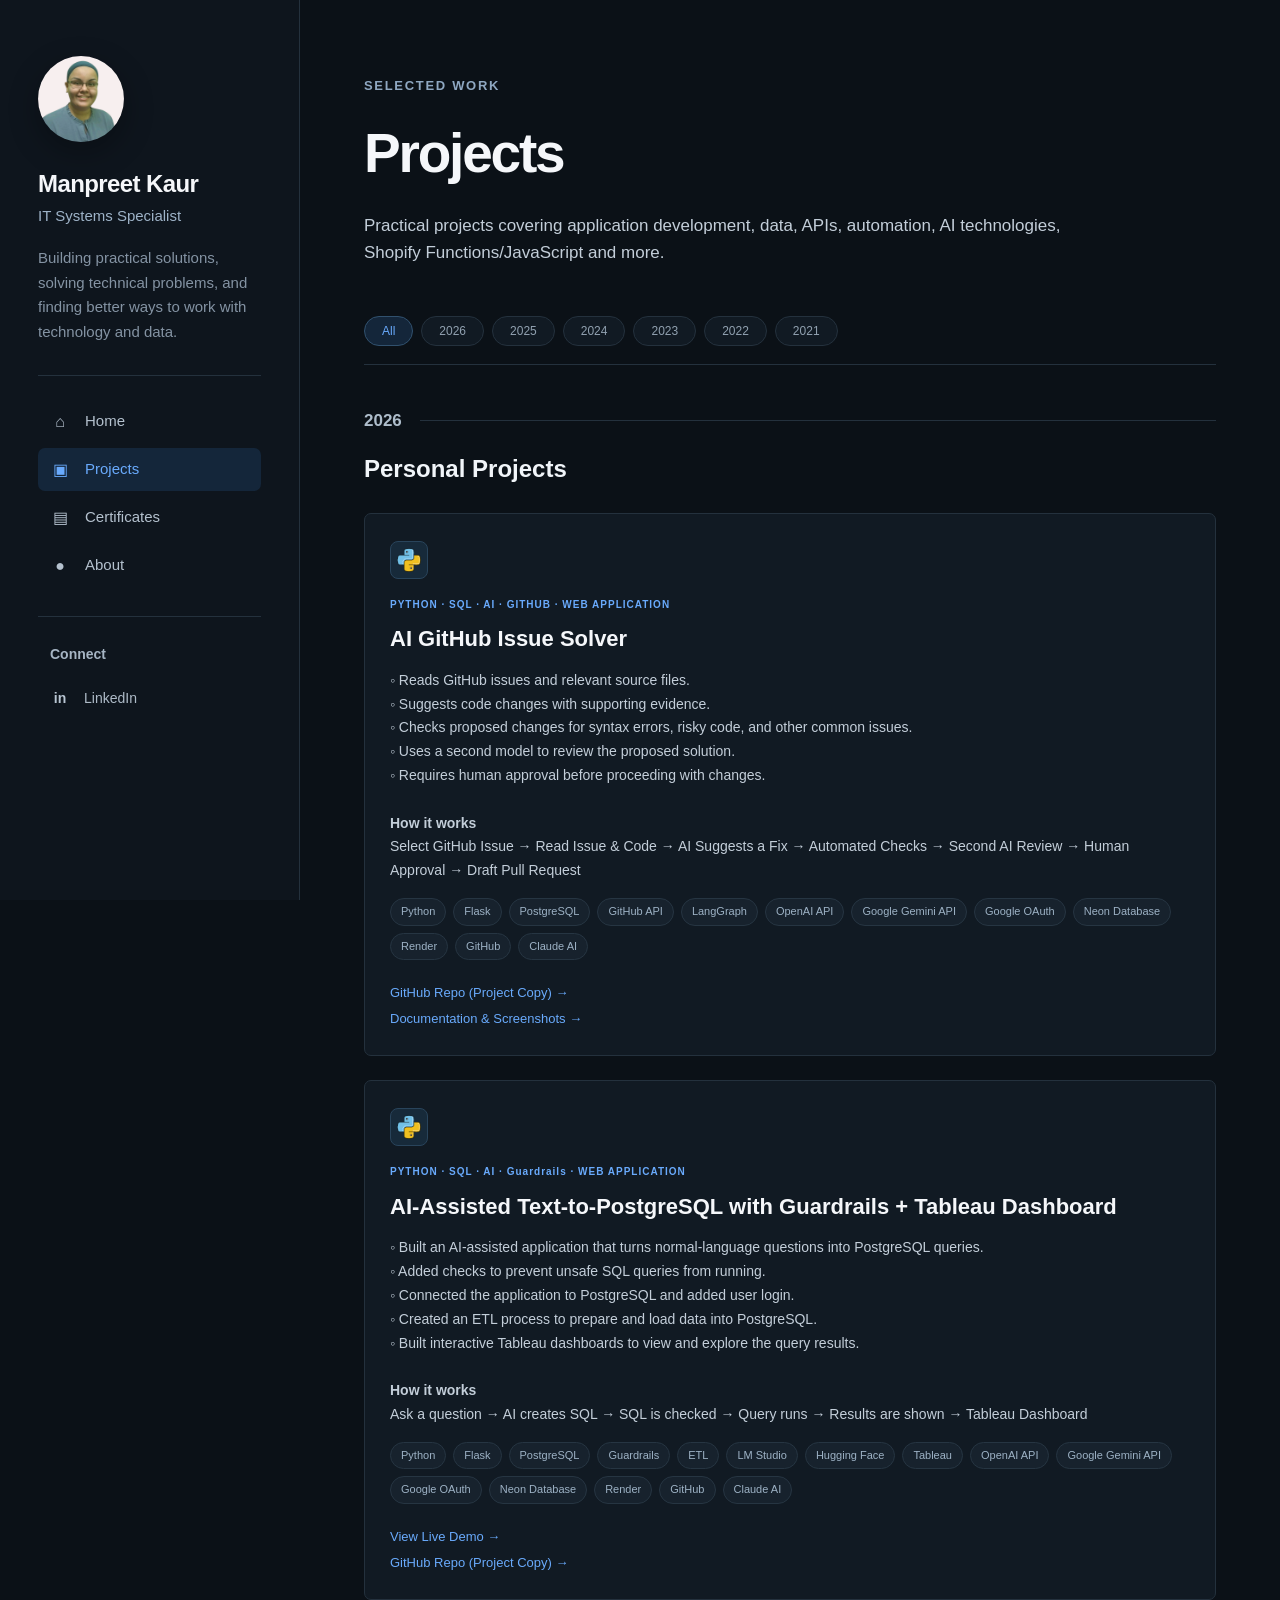
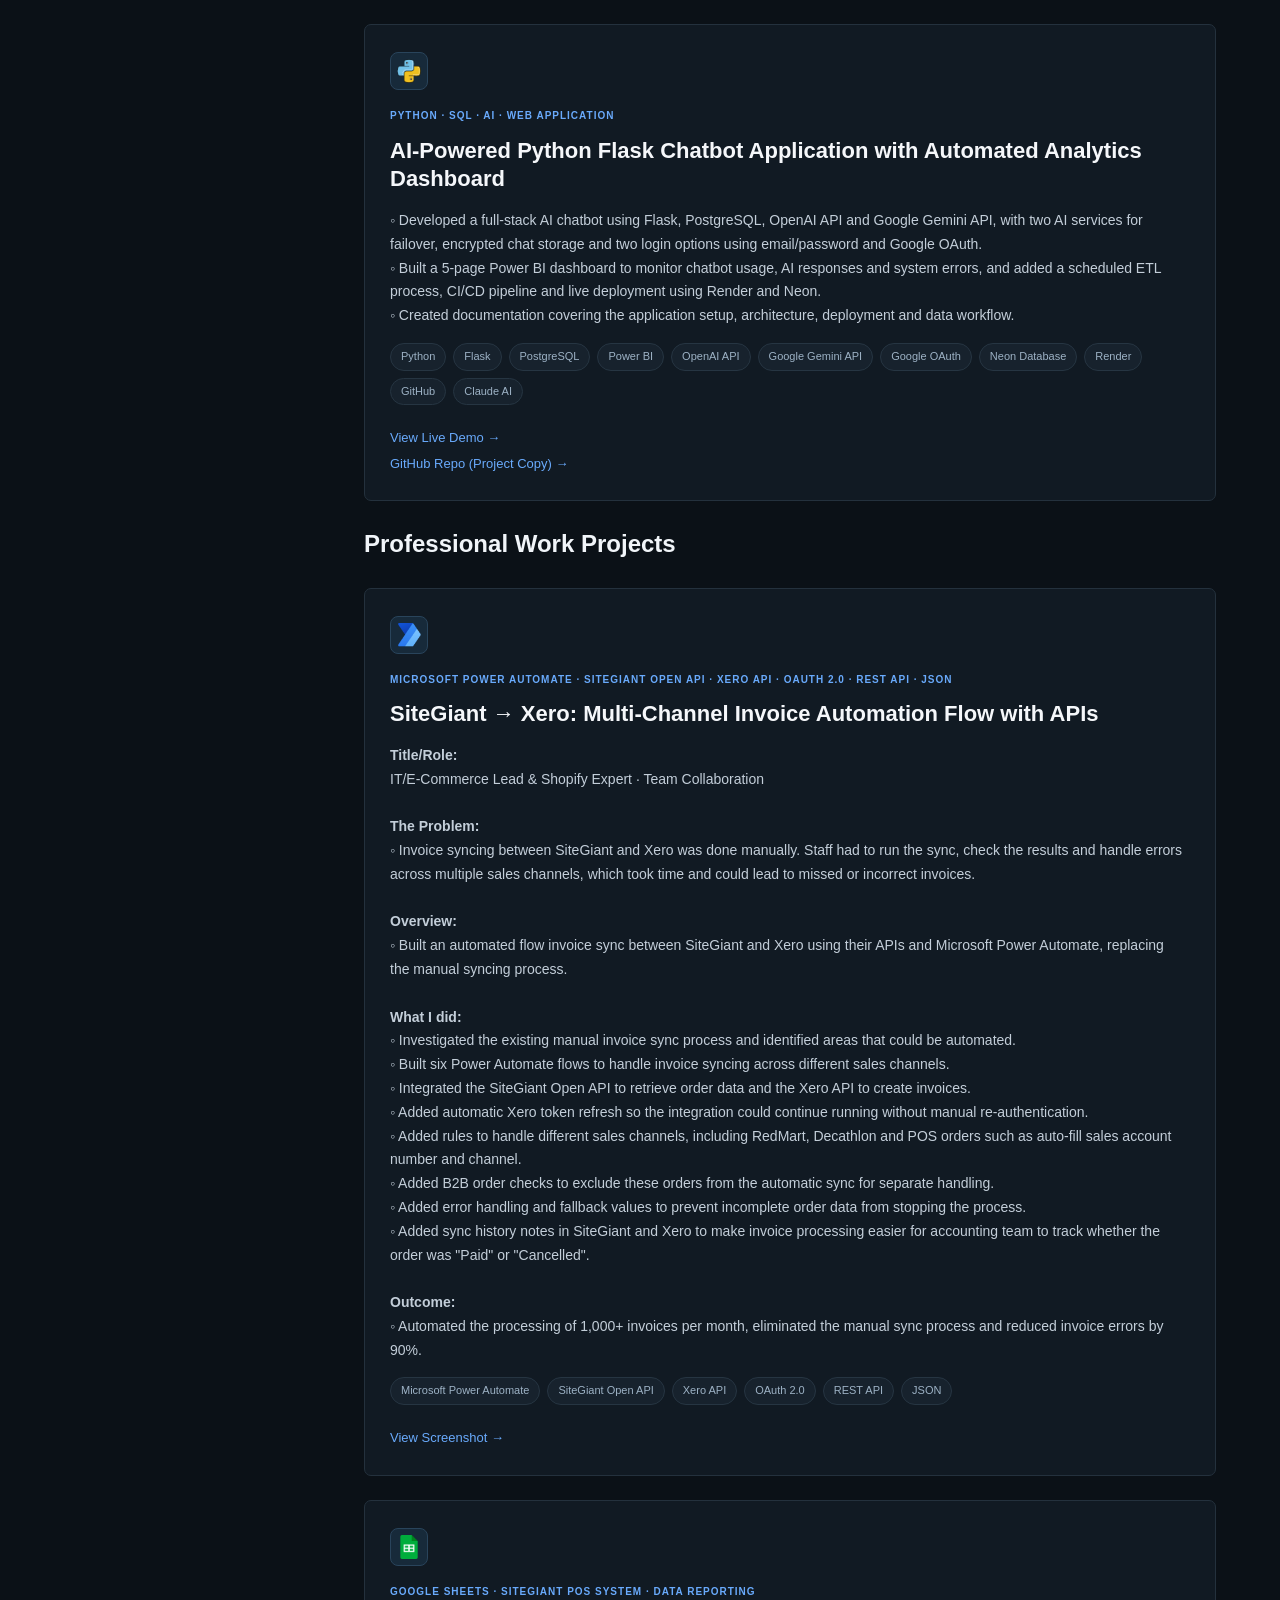
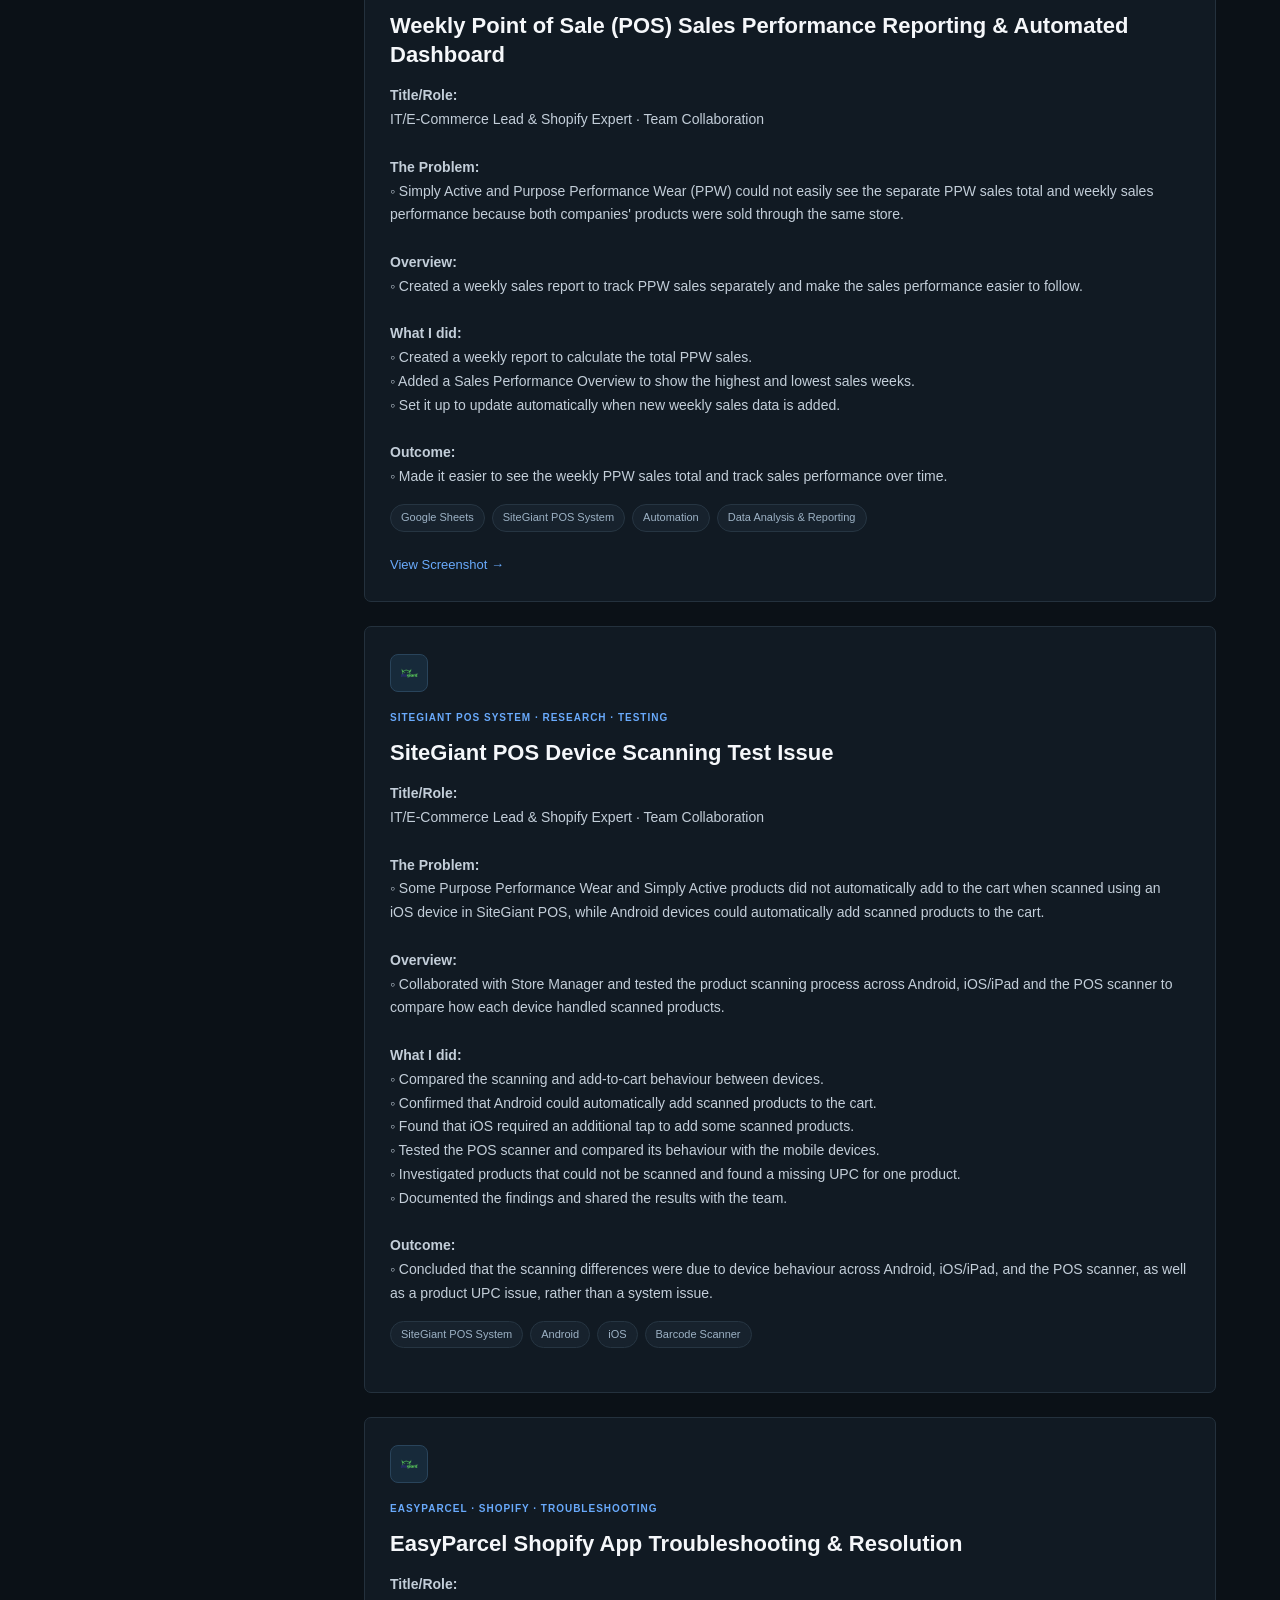
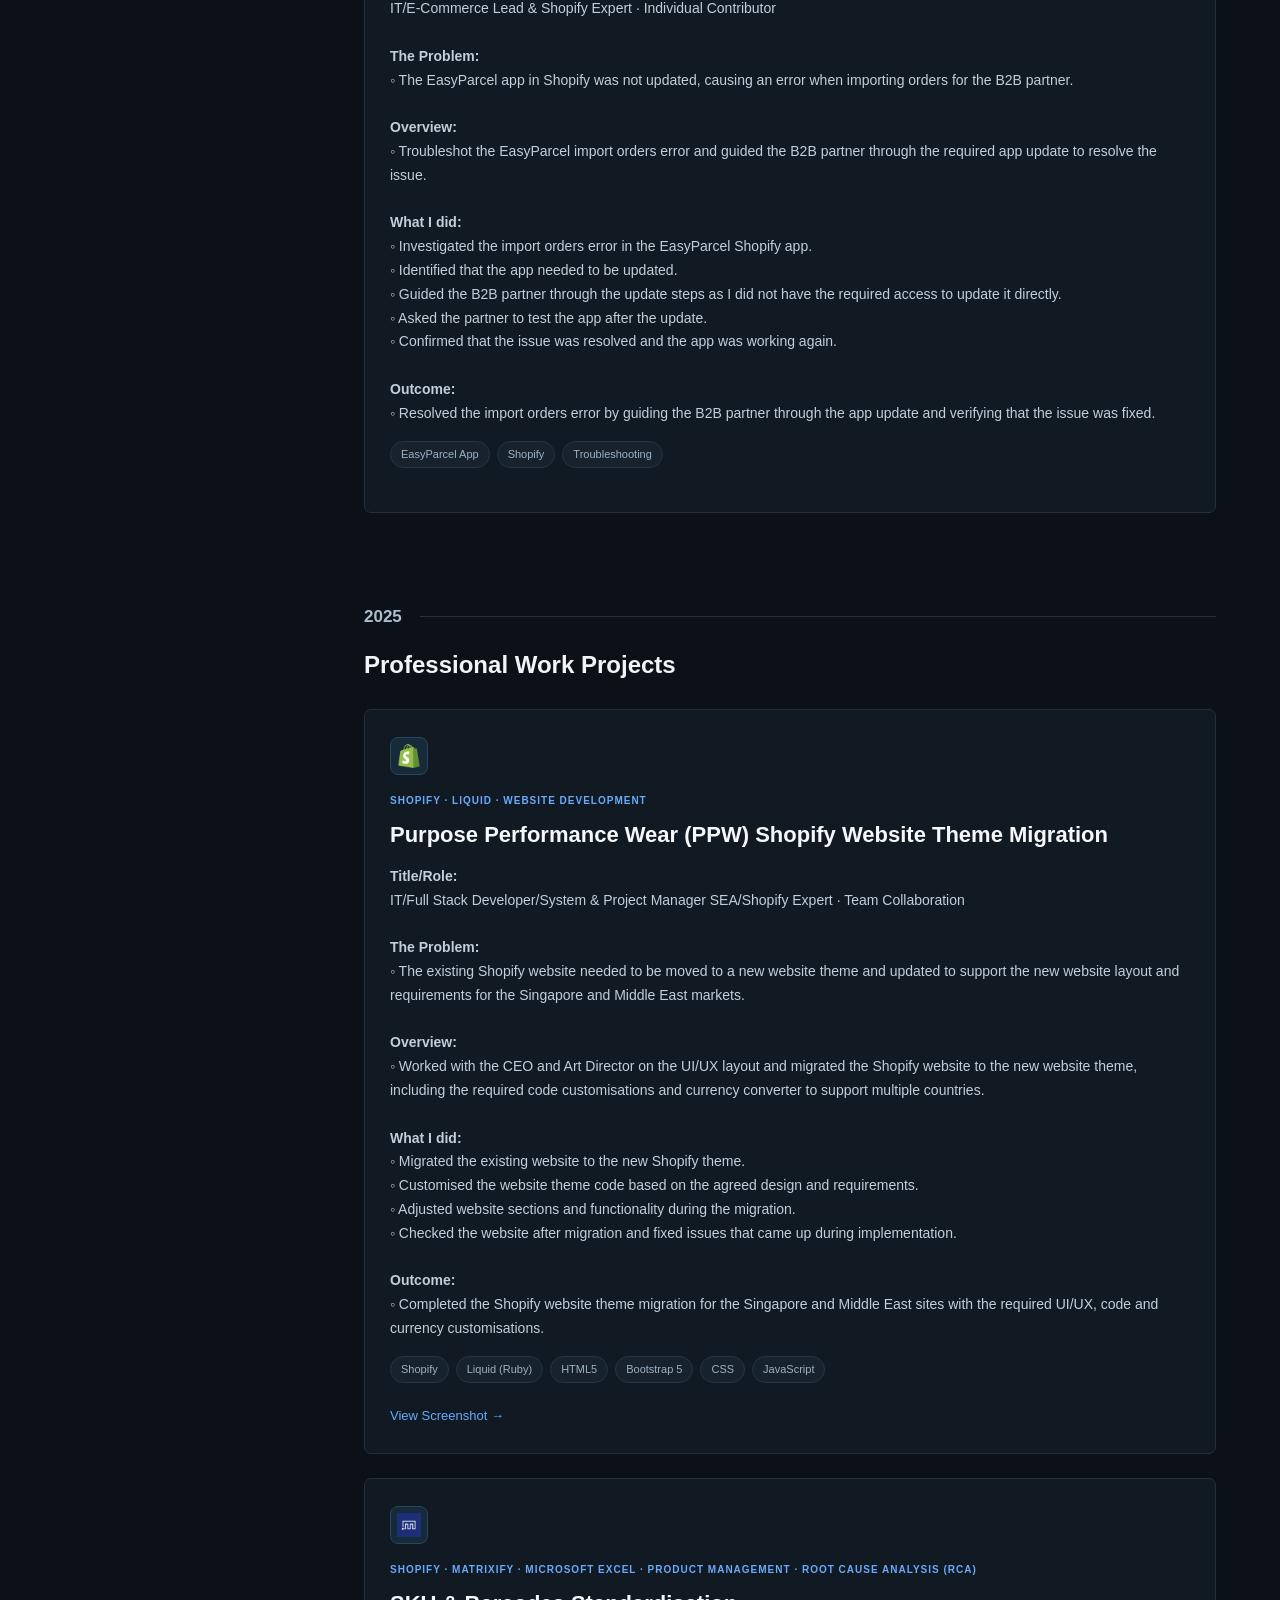
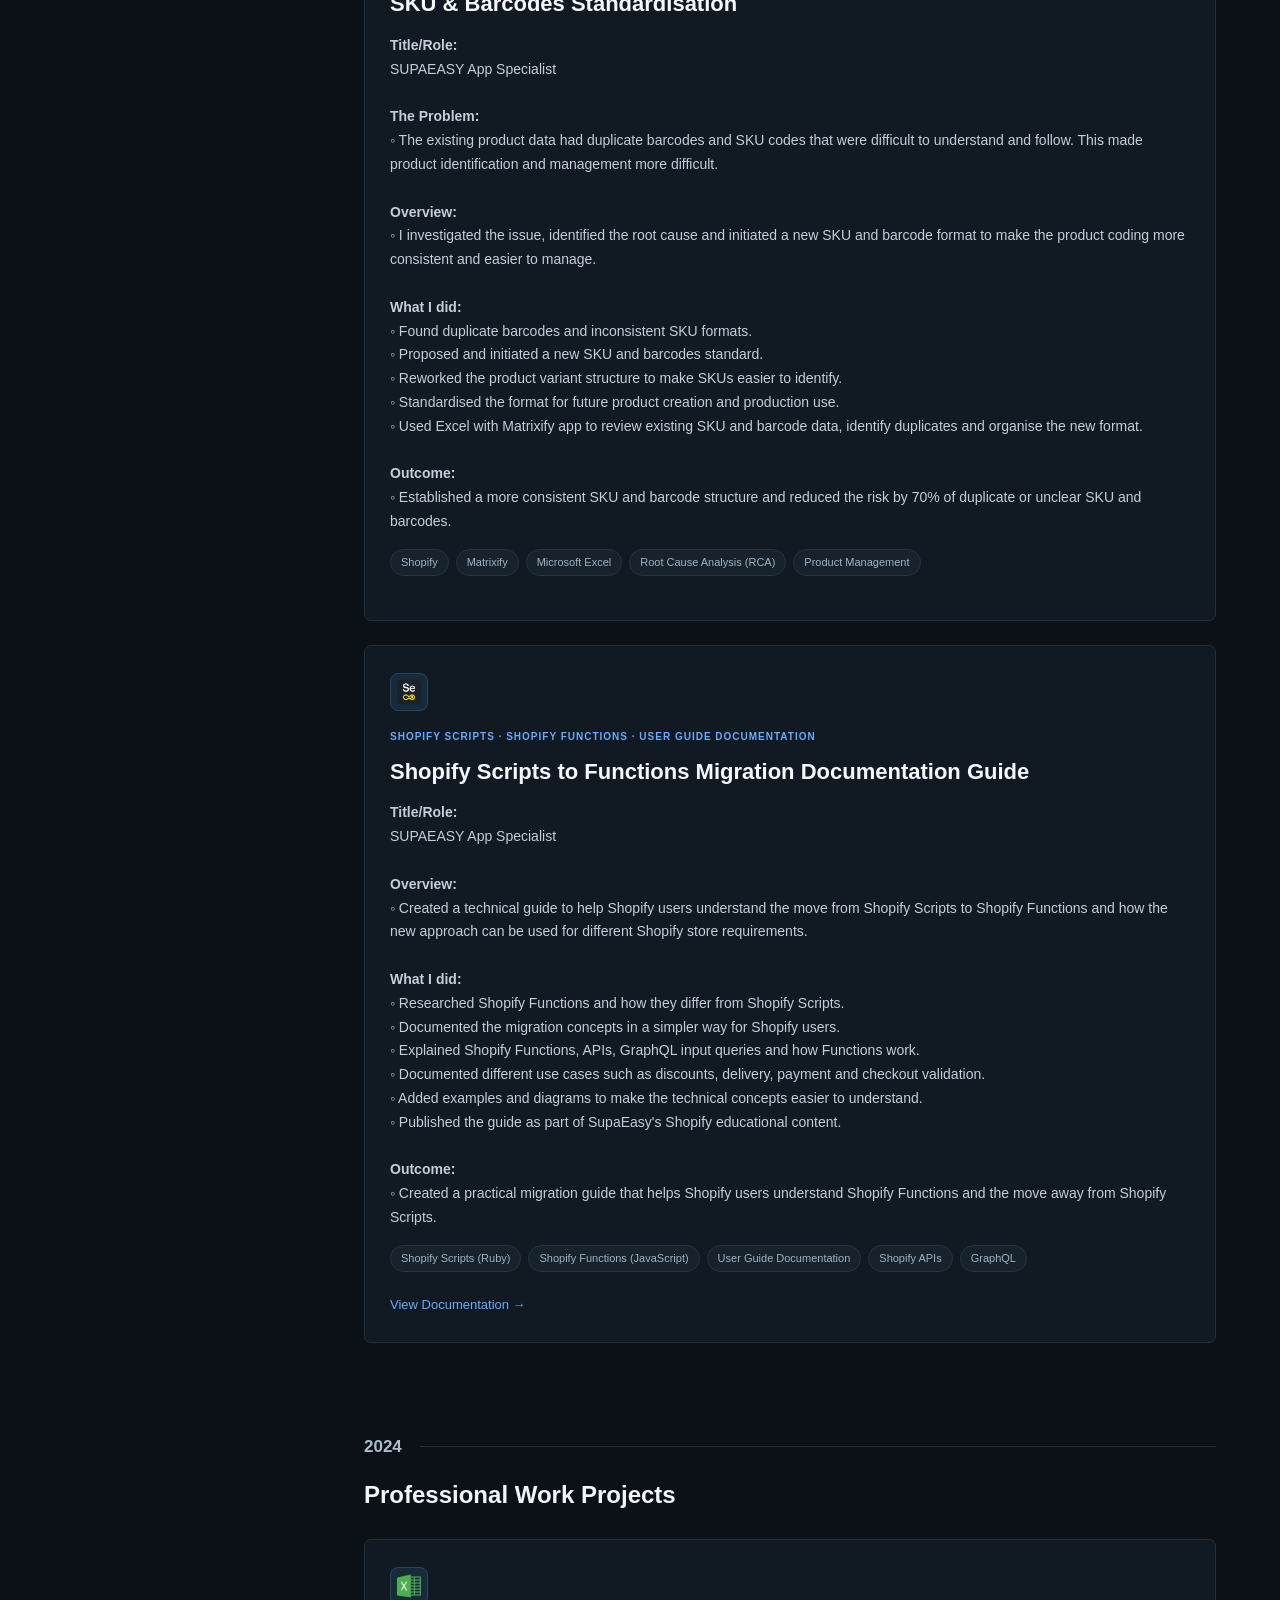
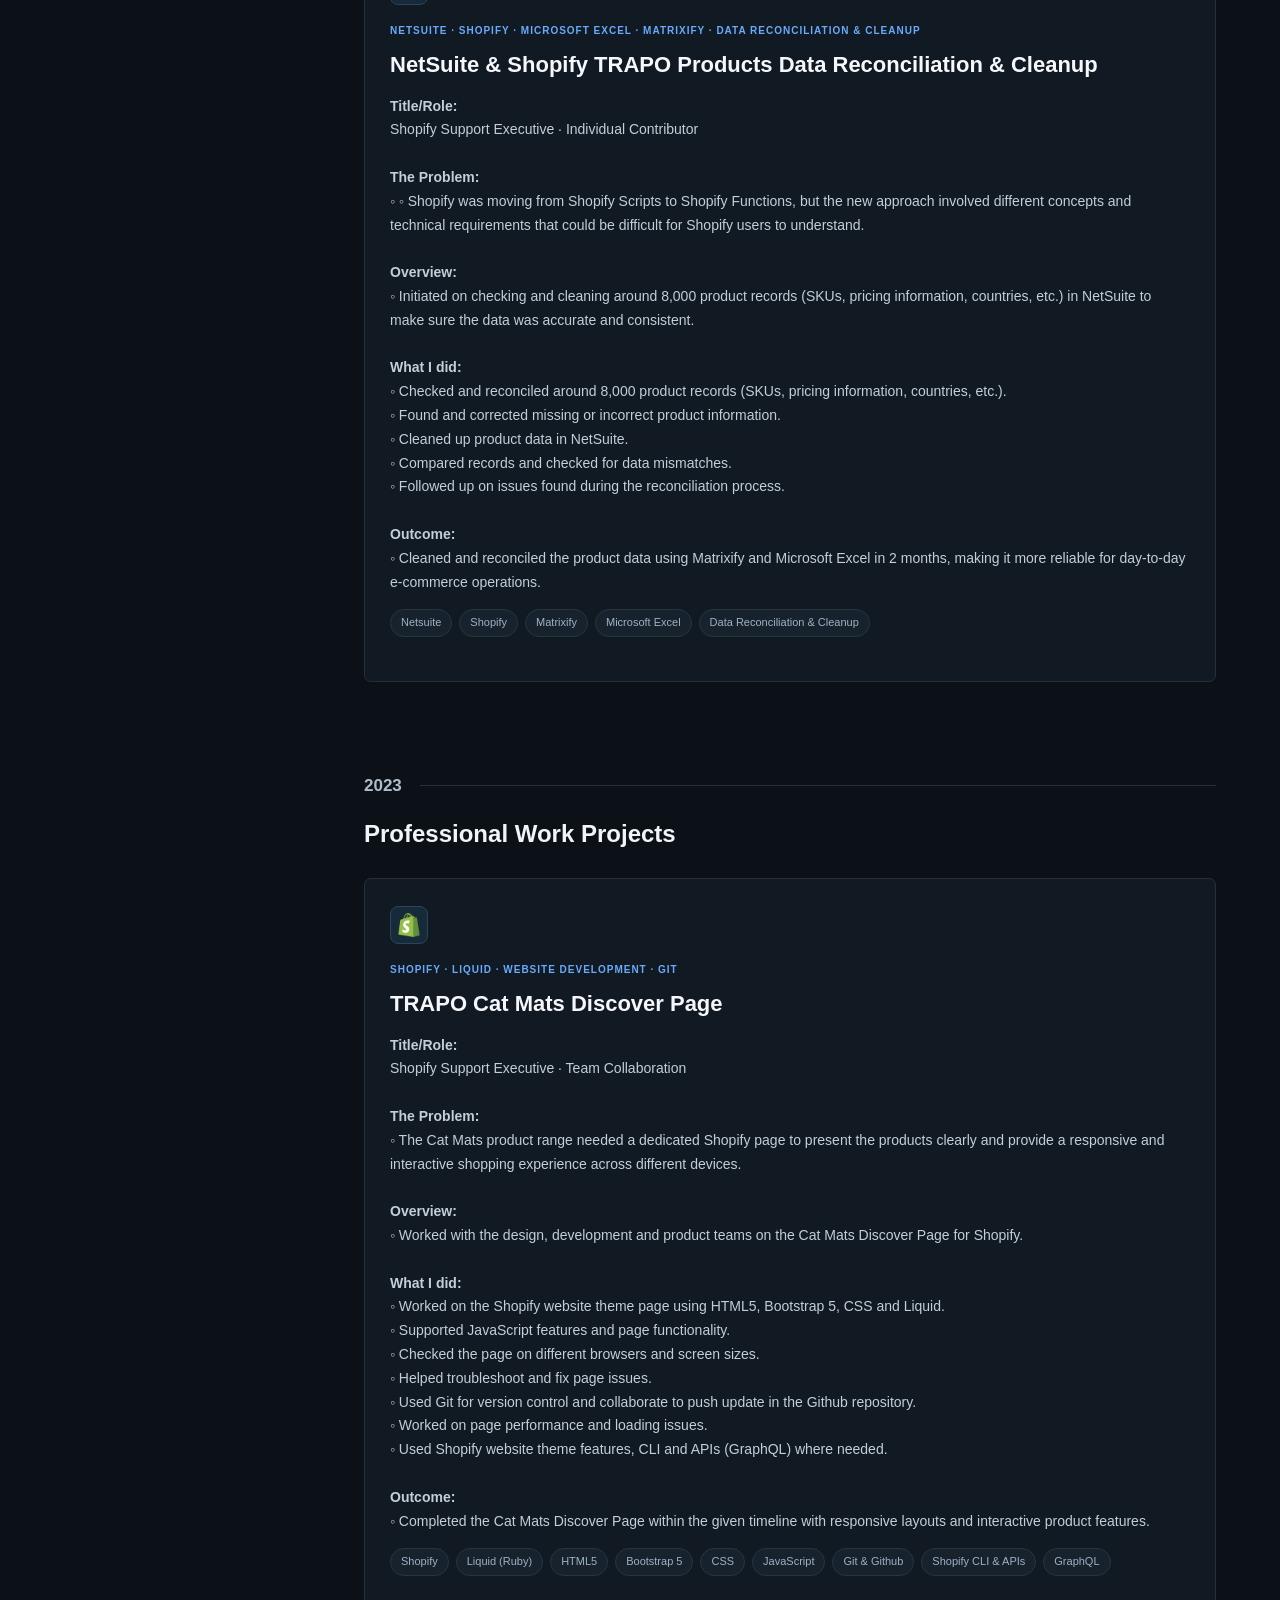
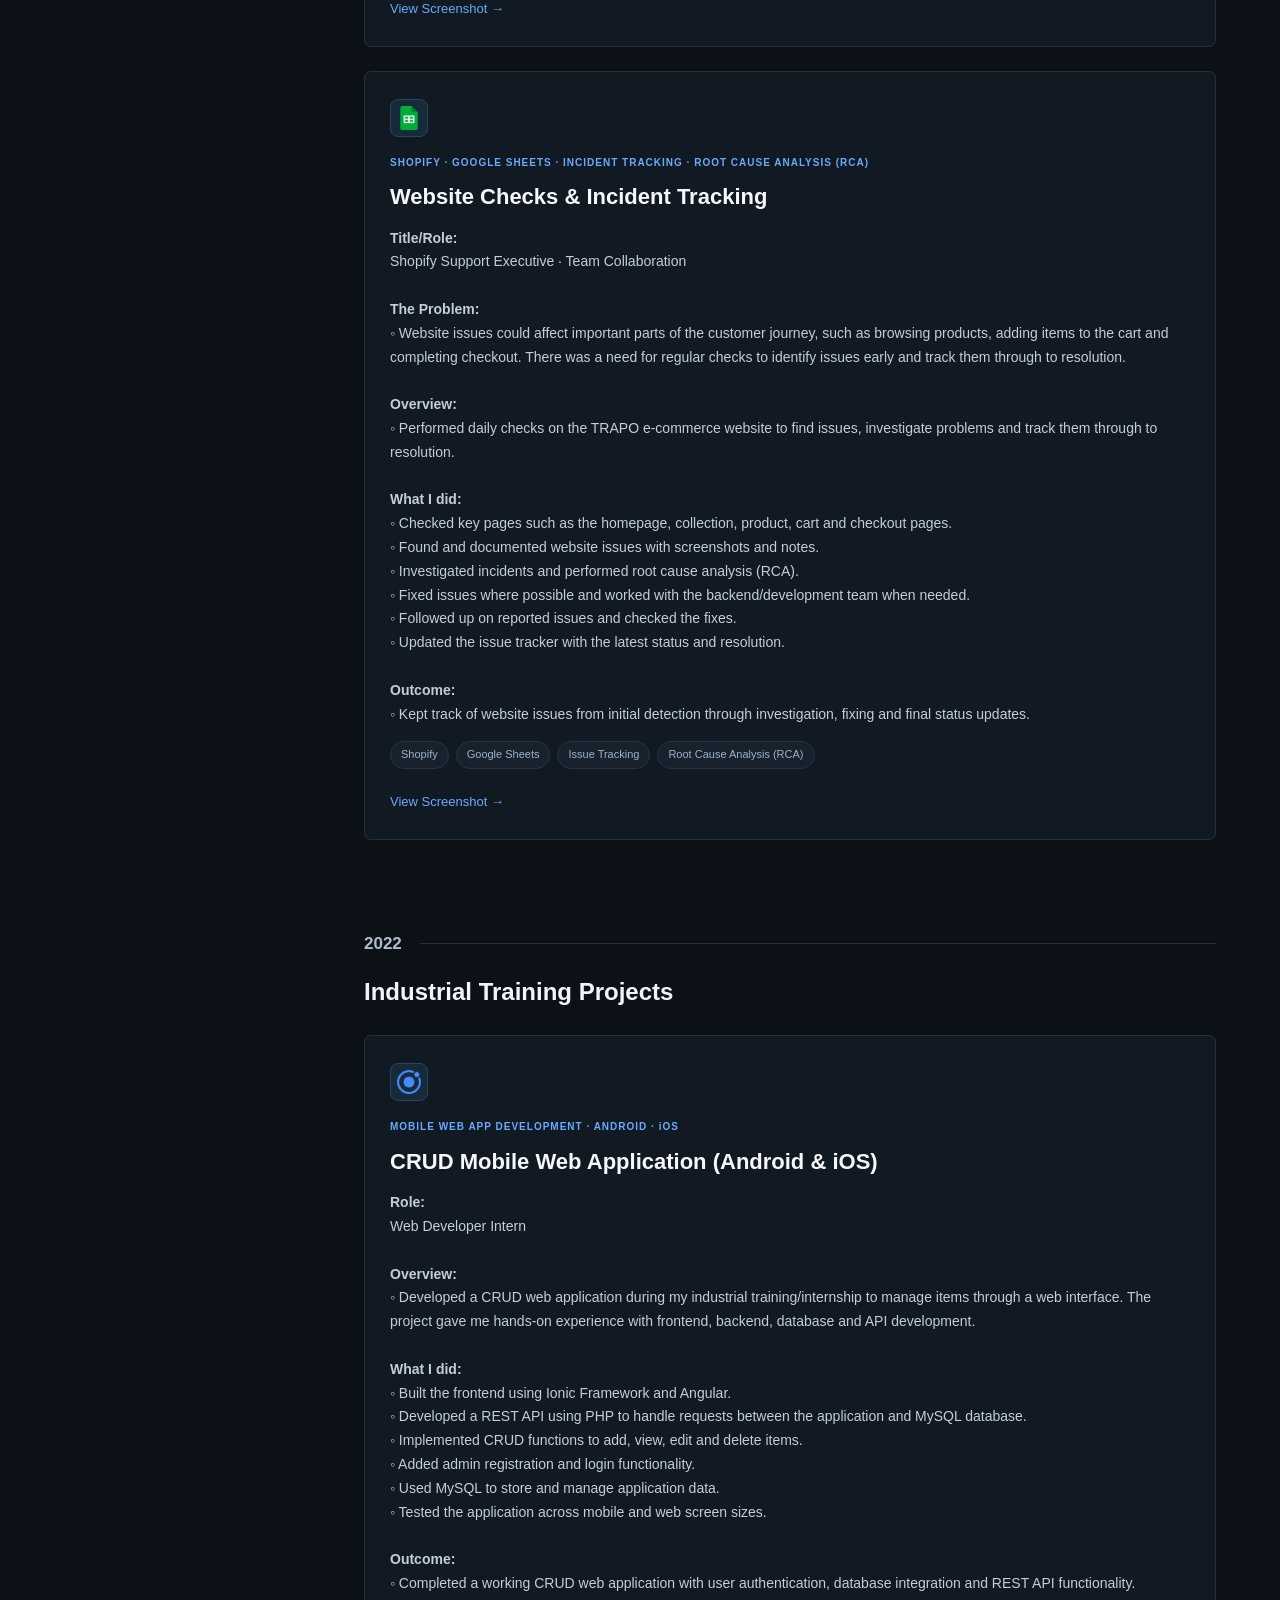
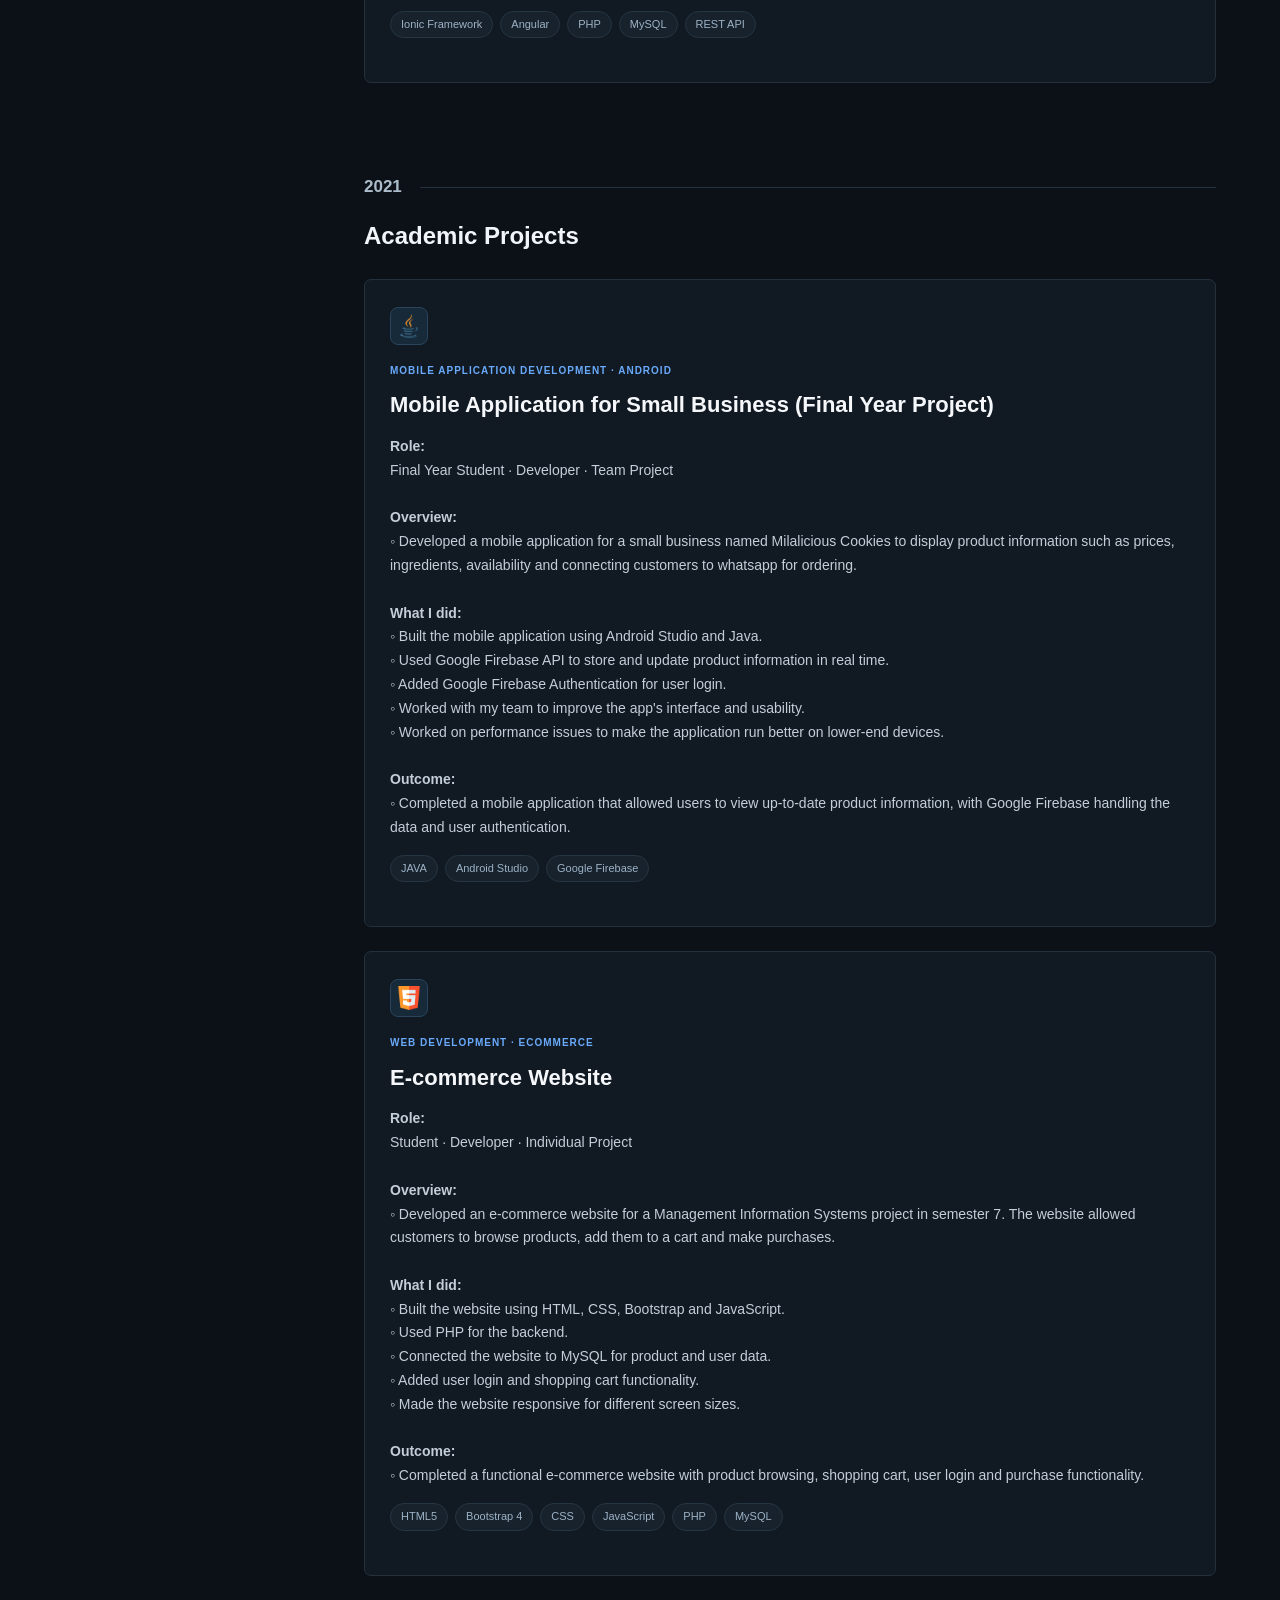
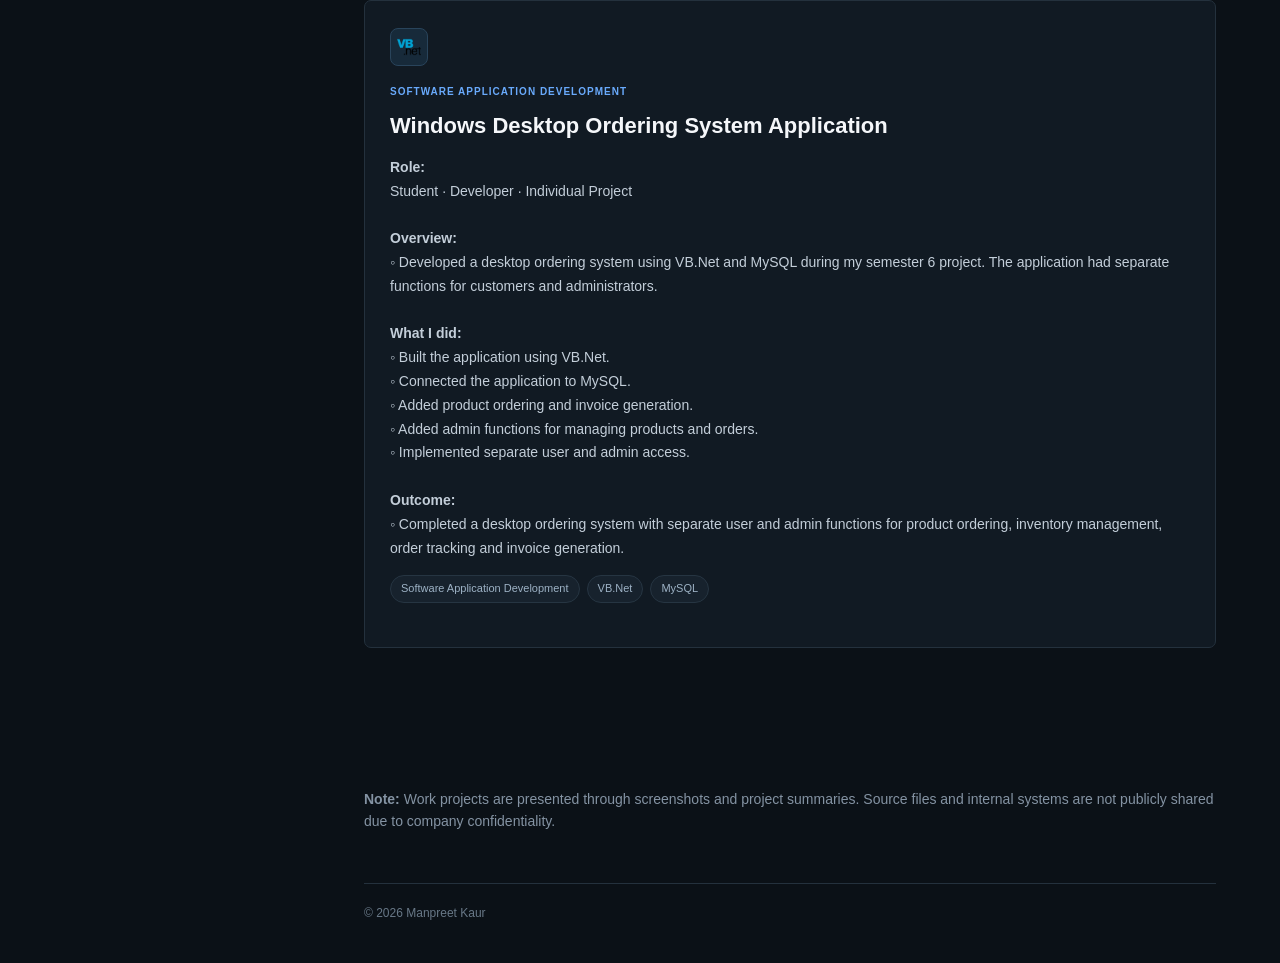
<file: projects.html>
<!DOCTYPE html>
<html lang="en">

<head>

    <meta charset="UTF-8">

    <meta
        name="viewport"
        content="width=device-width, initial-scale=1.0"
    >

    <title>Projects | Manpreet Kaur</title>

    <meta
        name="description"
        content="Projects by Manpreet Kaur covering IT systems, automation, Python, AI, databases and data."
    >

    <link
        rel="stylesheet"
        href="assets/css/style.css"
    >

</head>


<body>


    <!-- =========================================
         MOBILE HEADER
    ========================================== -->

    <header class="mobile-header">

        <a
            href="index.html"
            class="mobile-logo"
        >
            
        </a>


        <div class="mobile-actions">


            <button
                class="menu-toggle"
                id="menuToggle"
                aria-label="Open menu"
                aria-expanded="false"
            >
                ☰
            </button>

        </div>

    </header>



    <!-- =========================================
         SIDEBAR
    ========================================== -->

    <aside
        class="sidebar"
        id="sidebar"
    >

        <div class="sidebar-inner">


            <div class="sidebar-profile">

                <a
                    href="index.html"
                    class="profile-logo"
                >
                    
                </a>


                <h2>
                    Manpreet Kaur
                </h2>


                <p class="profile-role">
                    IT Systems Specialist
                </p>


                <p class="profile-description">
                    Building practical solutions, solving technical problems, 
                    and finding better ways to work with technology and data.
                </p>

            </div>



            <nav class="sidebar-navigation">

                <a
                    href="index.html"
                    class="nav-link"
                >
                    <span class="nav-icon">⌂</span>
                    <span>Home</span>
                </a>


                <a
                    href="projects.html"
                    class="nav-link active"
                >
                    <span class="nav-icon">▣</span>
                    <span>Projects</span>
                </a>


                <a
                    href="certificates.html"
                    class="nav-link"
                >
                    <span class="nav-icon">▤</span>
                    <span>Certificates</span>
                </a>


                <a
                    href="about.html"
                    class="nav-link"
                >
                    <span class="nav-icon">●</span>
                    <span>About</span>
                </a>


            </nav>



            <div class="sidebar-section">

                <p class="sidebar-title">
                    Connect
                </p>


                <a
                    href="https://www.linkedin.com/"
                    target="_blank"
                    rel="noopener noreferrer"
                    class="social-link"
                >
                    <span class="social-icon linkedin">
                        in
                    </span>

                    <span>LinkedIn</span>
                </a>

            </div>


            <!--
            <div class="sidebar-footer">

                <p>
                    © 2026 Manpreet Kaur
                </p>

                <p>
                    Built with
                    <span class="footer-accent">
                        HTML, CSS & JavaScript
                    </span>
                </p>

            </div>
        -->

        </div>

    </aside>



    <!-- =========================================
         MAIN
    ========================================== -->

    <main class="main-content">

        <!-- PAGE INTRO -->

        <section class="page-intro">

            <p class="eyebrow">
                SELECTED WORK
            </p>


            <h1>
                Projects
            </h1>


            <p>
                Practical projects covering application development,
                data, APIs, automation, AI technologies, Shopify Functions/JavaScript and more.
            </p>

        </section>



        <!-- =====================================
             YEAR FILTER
        ====================================== -->

        <div class="project-filters">

            <button
                class="year-filter active"
                data-year="all"
            >
                All
            </button>


            <button
                class="year-filter"
                data-year="2026"
            >
                2026
            </button>


            <button
                class="year-filter"
                data-year="2025"
            >
                2025
            </button>

            <button
                class="year-filter"
                data-year="2024"
            >
                2024
            </button>


            <button
                class="year-filter"
                data-year="2023"
            >
                2023
            </button>


            <button
                class="year-filter"
                data-year="2022"
            >
                2022
            </button>

            <button
                class="year-filter"
                data-year="2021"
            >
                2021
            </button>

        </div>



        <!-- =====================================
             2026
        ====================================== -->

        <section
            class="project-year-group filter-group"
            data-year-group="2026"
        >

            <div class="project-year-heading">
                <span>2026</span>
            </div>


            <div class="projects-page-grid">

                <h2>Personal Projects</h2>

                <!-- Flask -->

                <article class="project-card project-page-card">

                    <div class="project-icon app-icon">
                      <img src="assets/images/python-icon.png" alt="Python Icon" class="python-icon-image" width="24" height="24"/>
                    </div>


                    <p class="project-category">
                        PYTHON · SQL · AI · GITHUB · WEB APPLICATION
                    </p>


                    <h2>
                         AI GitHub Issue Solver
                    </h2>


                    <p>
                    ◦ Reads GitHub issues and relevant source files.<br/>
                    ◦ Suggests code changes with supporting evidence.<br/>
                    ◦ Checks proposed changes for syntax errors, risky code, and other common issues.<br/>
                    ◦ Uses a second model to review the proposed solution.<br/>
                    ◦ Requires human approval before proceeding with changes.<br/><br/>
                    
                    <b>How it works</b>
                    <br/>
                    Select GitHub Issue → Read Issue & Code → AI Suggests a Fix → Automated Checks → Second AI Review → Human Approval → Draft Pull Request
                   </p>


                    <div class="project-tags">

                    <span>Python</span>
                    <span>Flask</span>
                    <span>PostgreSQL</span>
                    <span>GitHub API</span>
                    <span>LangGraph</span>
                    <span>OpenAI API</span>
                    <span>Google Gemini API</span>
                    <span>Google OAuth</span>
                    <span>Neon Database</span>
                    <span>Render</span>
                    <span>GitHub</span>
                    <span>Claude AI</span>

                    </div>

            <!--
                <a
                    href="https://llm-text-to-sql-with-guardrails-app.onrender.com/"
                    target="_blank"
                    rel="noopener noreferrer"
                    class="live-link"
                >  
                    View Live Demo →
                </a>-->
            
                <a
                    href="https://github.com/MK5843/ai-github-issue-solver-copy.git"
                    target="_blank"
                    rel="noopener noreferrer"
                    class="project-link"
                >          
                    GitHub Repo (Project Copy) →
                </a>
                <br/>
            
                <a
                    href="https://github.com/MK5843/ai-github-issue-solver-copy/tree/main/docs"
                    target="_blank"
                    rel="noopener noreferrer"
                    class="project-link"
                >          
                    Documentation & Screenshots →
                </a>
            
            
                </article>


                <!-- Flask -->

                <article class="project-card project-page-card">

                    <div class="project-icon app-icon">
                      <img src="assets/images/python-icon.png" alt="Python Icon" class="python-icon-image" width="24" height="24"/>
                    </div>


                    <p class="project-category">
                        PYTHON · SQL · AI · Guardrails · WEB APPLICATION
                    </p>


                    <h2>
                         AI-Assisted Text-to-PostgreSQL with Guardrails + Tableau Dashboard
                    </h2>


                    <p>
                    ◦ Built an AI-assisted application that turns normal-language questions into PostgreSQL queries.<br/>
                    ◦ Added checks to prevent unsafe SQL queries from running.<br/>
                    ◦ Connected the application to PostgreSQL and added user login.<br/>
                    ◦ Created an ETL process to prepare and load data into PostgreSQL.<br/>
                    ◦ Built interactive Tableau dashboards to view and explore the query results.<br/><br/>
                    
                    <b>How it works</b>
                    <br/>
                    Ask a question → AI creates SQL → SQL is checked → Query runs → Results are shown → Tableau Dashboard
                    </p>


                    <div class="project-tags">

                    <span>Python</span>
                    <span>Flask</span>
                    <span>PostgreSQL</span>
                    <span>Guardrails</span>
                    <span>ETL</span>
                    <span>LM Studio</span>
                    <span>Hugging Face</span>
                    <span>Tableau</span>
                    <span>OpenAI API</span>
                    <span>Google Gemini API</span>
                    <span>Google OAuth</span>
                    <span>Neon Database</span>
                    <span>Render</span>
                    <span>GitHub</span>
                    <span>Claude AI</span>

                    </div>


                <a
                    href="https://llm-text-to-sql-with-guardrails-app.onrender.com/"
                    target="_blank"
                    rel="noopener noreferrer"
                    class="live-link"
                >  
                    View Live Demo →
                </a>
                <br/>
            
                <a
                    href="https://github.com/MK5843/llm-text-to-sql-with-guardrails-app-copy.git"
                    target="_blank"
                    rel="noopener noreferrer"
                    class="project-link"
                >          
                    GitHub Repo (Project Copy) →
                </a>
            
                </article>

                <!-- Flask -->

                <article class="project-card project-page-card">

                    <div class="project-icon app-icon">
                      <img src="assets/images/python-icon.png" alt="Python Icon" class="python-icon-image" width="24" height="24"/>
                    </div>


                    <p class="project-category">
                        PYTHON · SQL · AI · WEB APPLICATION
                    </p>


                    <h2>
                         AI-Powered Python Flask Chatbot Application with Automated Analytics Dashboard
                    </h2>


                    <p>
                    ◦ Developed a full-stack AI chatbot using Flask, PostgreSQL, OpenAI API and Google Gemini API, 
                    with two AI services for failover, encrypted chat storage and two login options using email/password 
                    and Google OAuth. <br/>
                    ◦ Built a 5-page Power BI dashboard to monitor chatbot usage, AI responses and system errors, and 
                    added a scheduled ETL process, CI/CD pipeline and live deployment using Render and Neon. <br/>
                    ◦ Created documentation covering the application setup, architecture, deployment and data workflow.
                    </p>


                    <div class="project-tags">

                    <span>Python</span>
                    <span>Flask</span>
                    <span>PostgreSQL</span>
                    <span>Power BI</span>
                    <span>OpenAI API</span>
                    <span>Google Gemini API</span>
                    <span>Google OAuth</span>
                    <span>Neon Database</span>
                    <span>Render</span>
                    <span>GitHub</span>
                    <span>Claude AI</span>

                    </div>


                <a
                    href="https://flask-chatgpt-app.onrender.com/"
                    target="_blank"
                    rel="noopener noreferrer"
                    class="live-link"
                >  
                    View Live Demo →
                </a>
                <br/>
                <a
                    href="https://github.com/MK5843/flask-chatgpt-app-copy.git"
                    target="_blank"
                    rel="noopener noreferrer"
                    class="project-link"
                >          
                    GitHub Repo (Project Copy) →
                </a>

                </article>

                
                <h2>Professional Work Projects</h2>

                <!-- Google Sheets -->
                <article class="project-card project-page-card">
                    
                    <div class="project-icon app-icon">
                       <img src="assets/images/microsoft-power-automate-icon.png" alt="Google Sheets Icon" class="google-sheets-icon-image" width="24" height="24"/>
                    </div>


                    <p class="project-category">
                        MICROSOFT POWER AUTOMATE · SITEGIANT OPEN API · XERO API · OAUTH 2.0 · REST API · JSON
                        </p>
                    <h2>
                        SiteGiant → Xero: Multi-Channel Invoice Automation Flow with APIs
                    </h2>


                    <p>
                        <b>Title/Role:</b><br/>
                        IT/E-Commerce Lead & Shopify Expert · Team Collaboration<br/><br/>
                        <b>The Problem:</b><br/>
                        ◦ Invoice syncing between SiteGiant and Xero was done manually. Staff had to run the sync, check the results and 
                        handle errors across multiple sales channels, which took time and could lead to missed or incorrect invoices.
                        <br/><br/>
                        <b>Overview:</b><br/>
                        ◦ Built an automated flow invoice sync between SiteGiant and Xero using their APIs and Microsoft Power Automate, replacing the manual syncing process.
                        <br/><br/>
                        <b>What I did:</b><br/>
                        ◦ Investigated the existing manual invoice sync process and identified areas that could be automated.<br/>
                        ◦ Built six Power Automate flows to handle invoice syncing across different sales channels.<br/>
                        ◦ Integrated the SiteGiant Open API to retrieve order data and the Xero API to create invoices.<br/>
                        ◦ Added automatic Xero token refresh so the integration could continue running without manual re-authentication.<br/>
                        ◦ Added rules to handle different sales channels, including RedMart, Decathlon and POS orders such as auto-fill sales account number and channel.<br/>
                        ◦ Added B2B order checks to exclude these orders from the automatic sync for separate handling.<br/>
                        ◦ Added error handling and fallback values to prevent incomplete order data from stopping the process.<br/>
                        ◦ Added sync history notes in SiteGiant and Xero to make invoice processing easier for accounting team to track whether the order was "Paid" or "Cancelled".
                        <br/><br/>
                        <b>Outcome:</b><br/>
                        ◦ Automated the processing of 1,000+ invoices per month, eliminated the manual sync process and reduced invoice errors by 90%.
                    </p>


                    <div class="project-tags">

                        <span>Microsoft Power Automate</span>
                        <span>SiteGiant Open API</span>
                        <span>Xero API</span>
                        <span>OAuth 2.0</span>
                        <span>REST API</span>
                        <span>JSON</span>

                    </div>

                    <a
                    href="https://drive.google.com/file/d/1CrSI6ZVZ5WOLEzAe1F8wNn-LTzx8QUYx/view?usp=sharing"
                    target="_blank"
                    rel="noopener noreferrer"
                    class="project-link"
                >  
                    View Screenshot →
                </a>

                </article>
                
                <!-- Google Sheets -->
                <article class="project-card project-page-card">
                    
                    <div class="project-icon app-icon">
                       <img src="assets/images/google-sheets-icon.png" alt="Google Sheets Icon" class="google-sheets-icon-image" width="24" height="24"/>
                    </div>


                    <p class="project-category">
                        GOOGLE SHEETS · SITEGIANT POS SYSTEM · DATA REPORTING
                    </p>


                    <h2>
                        Weekly Point of Sale (POS) Sales Performance Reporting & Automated Dashboard
                    </h2>


                    <p>
                        <b>Title/Role:</b><br/>
                        IT/E-Commerce Lead & Shopify Expert · Team Collaboration<br/><br/>
                        <b>The Problem:</b><br/>
                        ◦ Simply Active and Purpose Performance Wear (PPW) could not easily see the separate PPW sales total 
                        and weekly sales performance because both companies' products were sold through the same store.
                        <br/><br/>
                        <b>Overview:</b><br/>
                        ◦ Created a weekly sales report to track PPW sales separately and make the sales performance easier to follow.
                        <br/><br/>
                        <b>What I did:</b><br/>
                        ◦ Created a weekly report to calculate the total PPW sales.<br/>
                        ◦ Added a Sales Performance Overview to show the highest and lowest sales weeks.<br/>
                        ◦ Set it up to update automatically when new weekly sales data is added.
                        <br/><br/>
                        <b>Outcome:</b><br/>
                        ◦ Made it easier to see the weekly PPW sales total and track sales performance over time.
                    </p>


                    <div class="project-tags">

                        <span>Google Sheets</span>
                        <span>SiteGiant POS System</span>
                        <span>Automation</span>
                        <span>Data Analysis & Reporting</span>

                    </div>

                    <a
                    href="https://drive.google.com/file/d/1Oc2-UV8Wf5iZ9hNr2dCgvfhcKukkrjRS/view?usp=sharing"
                    target="_blank"
                    rel="noopener noreferrer"
                    class="project-link"
                >  
                    View Screenshot →
                </a>

                </article>

                 <!--  SiteGiant POS Device Scanning Test Issue -->
                 <article class="project-card project-page-card">
                    
                    <div class="project-icon app-icon">
                       <img src="assets/images/sitegiant-icon.png" alt="SiteGiant Icon" class="sitegiant-icon-image" width="24" height="24"/>
                    </div>


                    <p class="project-category">
                        SITEGIANT POS SYSTEM · RESEARCH · TESTING
                    </p>


                    <h2>
                        SiteGiant POS Device Scanning Test Issue
                    </h2>


                    <p>
                        <b>Title/Role:</b><br/>
                        IT/E-Commerce Lead & Shopify Expert · Team Collaboration<br/><br/>
                        <b>The Problem:</b><br/>
                        ◦ Some Purpose Performance Wear and Simply Active products did not automatically add to the cart when scanned using an iOS device in SiteGiant POS, 
                        while Android devices could automatically add scanned products to the cart.
                        <br/><br/>
                        <b>Overview:</b><br/>
                        ◦ Collaborated with Store Manager and tested the product scanning process across Android, iOS/iPad and the POS scanner to compare how each device handled scanned products.
                        <br/><br/>
                        <b>What I did:</b><br/>
                        ◦ Compared the scanning and add-to-cart behaviour between devices.<br/>
                        ◦ Confirmed that Android could automatically add scanned products to the cart.<br/>
                        ◦ Found that iOS required an additional tap to add some scanned products.<br/>
                        ◦ Tested the POS scanner and compared its behaviour with the mobile devices.<br/>
                        ◦ Investigated products that could not be scanned and found a missing UPC for one product.<br/>
                        ◦ Documented the findings and shared the results with the team.
                        <br/><br/>
                        <b>Outcome:</b><br/>
                        ◦ Concluded that the scanning differences were due to device behaviour across Android, iOS/iPad, and the POS scanner, as well as a product UPC issue, rather than a system issue.
                    </p>


                    <div class="project-tags">

                        <span>SiteGiant POS System</span>
                        <span>Android</span>
                        <span>iOS</span>
                        <span>Barcode Scanner</span>

                    </div>

                </article>

                <!--  EasyParcel Shopify App Troubleshooting & Resolution -->
                 <article class="project-card project-page-card">
                    
                    <div class="project-icon app-icon">
                       <img src="assets/images/sitegiant-icon.png" alt="SiteGiant Icon" class="sitegiant-icon-image" width="24" height="24"/>
                    </div>


                    <p class="project-category">
                        EASYPARCEL · SHOPIFY · TROUBLESHOOTING
                    </p>


                    <h2>
                        EasyParcel Shopify App Troubleshooting & Resolution
                    </h2>


                    <p>
                        <b>Title/Role:</b><br/>
                        IT/E-Commerce Lead & Shopify Expert · Individual Contributor<br/><br/>
                        <b>The Problem:</b><br/>
                        ◦ The EasyParcel app in Shopify was not updated, causing an error when importing orders for the B2B partner.
                        <br/><br/>
                        <b>Overview:</b><br/>
                        ◦ Troubleshot the EasyParcel import orders error and guided the B2B partner through the required app update to resolve the issue.
                        <br/><br/>
                        <b>What I did:</b><br/>
                        ◦ Investigated the import orders error in the EasyParcel Shopify app.<br/>
                        ◦ Identified that the app needed to be updated.<br/>
                        ◦ Guided the B2B partner through the update steps as I did not have the required access to update it directly.<br/>
                        ◦ Asked the partner to test the app after the update.<br/>
                        ◦ Confirmed that the issue was resolved and the app was working again.<br/><br/>
                        <b>Outcome:</b><br/>
                        ◦ Resolved the import orders error by guiding the B2B partner through the app update and verifying that the issue was fixed.
                    </p>


                    <div class="project-tags">

                        <span>EasyParcel App</span>
                        <span>Shopify</span>
                        <span>Troubleshooting</span>

                    </div>

                </article>

            </div>

        </section>


         <!-- =====================================
             2025
        ====================================== -->

        <section
            class="project-year-group filter-group"
            data-year-group="2025"
        >

            <div class="project-year-heading">
                <span>2025</span>
            </div>

            
            <div class="projects-page-grid">

 
                <h2>Professional Work Projects</h2>

                <!-- New Website Theme -->
                <article class="project-card project-page-card">

                    <div class="project-icon app-icon">
                          <img src="assets/images/shopify-icon.png" alt="Shopify Icon" class="shopify-icon-image" width="24" height="24"/>
                    </div>


                    <p class="project-category">
                        SHOPIFY · LIQUID · WEBSITE DEVELOPMENT
                    </p>


                    <h2>
                        Purpose Performance Wear (PPW) Shopify Website Theme Migration
                    </h2>


                    <p>
                        <b>Title/Role:</b><br/>
                        IT/Full Stack Developer/System & Project Manager SEA/Shopify Expert · Team Collaboration<br/><br/>
                        <b>The Problem:</b><br/>
                        ◦ The existing Shopify website needed to be moved to a new website theme and updated to support the new website 
                        layout and requirements for the Singapore and Middle East markets.
                        <br/><br/>
                        <b>Overview:</b><br/>
                        ◦ Worked with the CEO and Art Director on the UI/UX layout and migrated the Shopify website to the new website theme, 
                        including the required code customisations and currency converter to support multiple countries.
                        <br/><br/>
                        <b>What I did:</b><br/>
                        ◦ Migrated the existing website to the new Shopify theme.<br/>
                        ◦ Customised the website theme code based on the agreed design and requirements.<br/>
                        ◦ Adjusted website sections and functionality during the migration.<br/>
                        ◦ Checked the website after migration and fixed issues that came up during implementation.<br/><br/>
                        <b>Outcome:</b><br/>
                        ◦ Completed the Shopify website theme migration for the Singapore and Middle East sites with the required UI/UX, code and currency customisations.
                    </p>


                    <div class="project-tags">

                        <span>Shopify</span>
                        <span>Liquid (Ruby)</span>
                        <span>HTML5</span>
                        <span>Bootstrap 5</span>
                        <span>CSS</span>
                        <span>JavaScript</span>

                    </div>


                    <a
                        href="https://drive.google.com/file/d/1oj1gVh13_DInf4G637Vg9-wJOiIMvStP/view?usp=sharing"
                        target="_blank"
                        rel="noopener noreferrer"
                        class="project-link"
                    >
                        View Screenshot →
                    </a>

                </article>

                 <!-- SKU & Barcodes Standardisation -->
                <article class="project-card project-page-card">

                    <div class="project-icon app-icon">
                          <img src="assets/images/matrixify-icon.png" alt="Matrixify Icon" class="matrixify-icon-image" width="24" height="24"/>
                    </div>


                    <p class="project-category">
                        SHOPIFY · MATRIXIFY · MICROSOFT EXCEL · PRODUCT MANAGEMENT · ROOT CAUSE ANALYSIS (RCA)
                    </p>


                    <h2>
                        SKU & Barcodes Standardisation
                    </h2>


                    <p>
                        <b>Title/Role:</b><br/>
                        SUPAEASY App Specialist<br/><br/>
                        <b>The Problem:</b><br/>
                        ◦ The existing product data had duplicate barcodes and SKU codes that were difficult to understand 
                        and follow. This made product identification and management more difficult.
                        <br/><br/>
                        <b>Overview:</b><br/>
                        ◦ I investigated the issue, identified the root cause and initiated a new SKU and 
                        barcode format to make the product coding more consistent and easier to manage.
                        <br/><br/>
                        <b>What I did:</b><br/>
                        ◦ Found duplicate barcodes and inconsistent SKU formats.<br/>
                        ◦ Proposed and initiated a new SKU and barcodes standard.<br/>
                        ◦ Reworked the product variant structure to make SKUs easier to identify.<br/>
                        ◦ Standardised the format for future product creation and production use.<br/>
                        ◦ Used Excel with Matrixify app to review existing SKU and barcode data, identify duplicates and organise the new format.<br/><br/>
                        <b>Outcome:</b><br/>
                        ◦ Established a more consistent SKU and barcode structure and reduced the risk by 70% of duplicate or unclear SKU and barcodes.
                    </p>


                    <div class="project-tags">

                        <span>Shopify</span>
                        <span>Matrixify</span>
                        <span>Microsoft Excel</span>
                        <span>Root Cause Analysis (RCA)</span>
                        <span>Product Management</span>

                    </div>

                </article>


                <!-- Shopify Scripts to Functions Migration Documentation Guide -->
                <article class="project-card project-page-card">

                    <div class="project-icon app-icon">
                          <img src="assets/images/supaeasy-icon.png" alt="SupaEasy Icon" class="supaeasy-icon-image" width="24" height="24"/>
                    </div>


                    <p class="project-category">
                        SHOPIFY SCRIPTS · SHOPIFY FUNCTIONS · USER GUIDE DOCUMENTATION
                    </p>


                    <h2>
                        Shopify Scripts to Functions Migration Documentation Guide
                    </h2>


                    <p>
                        <b>Title/Role:</b><br/>
                        SUPAEASY App Specialist<br/><br/>
                        <b>Overview:</b><br/>
                        ◦ Created a technical guide to help Shopify users understand the move from Shopify Scripts to Shopify Functions 
                        and how the new approach can be used for different Shopify store requirements.
                        <br/><br/>
                        <b>What I did:</b><br/>
                        ◦ Researched Shopify Functions and how they differ from Shopify Scripts.<br/>
                        ◦ Documented the migration concepts in a simpler way for Shopify users.<br/>
                        ◦ Explained Shopify Functions, APIs, GraphQL input queries and how Functions work.<br/>
                        ◦ Documented different use cases such as discounts, delivery, payment and checkout validation.<br/>
                        ◦ Added examples and diagrams to make the technical concepts easier to understand.<br/>
                        ◦ Published the guide as part of SupaEasy's Shopify educational content.<br/><br/>
                        <b>Outcome:</b><br/>
                        ◦ Created a practical migration guide that helps Shopify users understand Shopify Functions 
                        and the move away from Shopify Scripts.
                    </p>


                    <div class="project-tags">

                        <span>Shopify Scripts (Ruby)</span>
                        <span>Shopify Functions (JavaScript)</span>
                        <span>User Guide Documentation</span>
                        <span>Shopify APIs</span>
                        <span>GraphQL</span>

                    </div>


                    <a
                        href="https://supaeasy.com/shopify-insights/shopify-functions-for-dummies-the-ultimate-guide/"
                        target="_blank"
                        rel="noopener noreferrer"
                        class="project-link"
                    >
                        View Documentation →
                    </a>

                </article>

            </div>

        </section>


       <!-- =====================================
             2024
        ====================================== -->

        <section
            class="project-year-group filter-group"
            data-year-group="2024"
        >

            <div class="project-year-heading">
                <span>2024</span>
            </div>

            
            <div class="projects-page-grid">

 
                <h2>Professional Work Projects</h2>

                <!-- Excel Sheets -->
                <article class="project-card project-page-card">

                    <div class="project-icon app-icon">
                          <img src="assets/images/microsoft-excel-icon.png" alt="Microsoft Excel Icon" class="microsoft-excel-icon-image" width="24" height="24"/>
                    </div>


                    <p class="project-category">
                        NETSUITE · SHOPIFY · MICROSOFT EXCEL · MATRIXIFY · DATA RECONCILIATION & CLEANUP
                    </p>


                    <h2>
                        NetSuite & Shopify TRAPO Products Data Reconciliation & Cleanup
                    </h2>


                    <p>
                        <b>Title/Role:</b><br/>
                        Shopify Support Executive · Individual Contributor<br/><br/>
                        <b>The Problem:</b><br/>
                        ◦ ◦ Shopify was moving from Shopify Scripts to Shopify Functions, but the new approach involved 
                        different concepts and technical requirements that could be difficult for Shopify users to understand.
                        <br/><br/>
                        <b>Overview:</b><br/>
                        ◦ Initiated on checking and cleaning around 8,000 product records (SKUs, pricing information, countries, etc.) in NetSuite to 
                        make sure the data was accurate and consistent.
                        <br/><br/>
                        <b>What I did:</b><br/>
                        ◦ Checked and reconciled around 8,000 product records (SKUs, pricing information, countries, etc.).<br/>
                        ◦ Found and corrected missing or incorrect product information.<br/>
                        ◦ Cleaned up product data in NetSuite.<br/>
                        ◦ Compared records and checked for data mismatches.<br/>
                        ◦ Followed up on issues found during the reconciliation process.<br/><br/>
                        <b>Outcome:</b><br/>
                        ◦ Cleaned and reconciled the product data using Matrixify and Microsoft Excel in 2 months, making it more reliable for day-to-day e-commerce operations.
                    </p>


                    <div class="project-tags">

                        <span>Netsuite</span>
                        <span>Shopify</span>
                        <span>Matrixify</span>
                        <span>Microsoft Excel</span>
                        <span>Data Reconciliation & Cleanup</span>

                    </div>

                </article>

            </div>

        </section>


        <!-- =====================================
             2023
        ====================================== -->

        <section
            class="project-year-group filter-group"
            data-year-group="2023"
        >

            <div class="project-year-heading">
                <span>2023</span>
            </div>

            
            <div class="projects-page-grid">

 
                <h2>Professional Work Projects</h2>

                <!-- Website Page -->
                <article class="project-card project-page-card">

                    <div class="project-icon app-icon">
                          <img src="assets/images/shopify-icon.png" alt="Shopify Icon" class="shopify-icon-image" width="24" height="24"/>
                    </div>


                    <p class="project-category">
                        SHOPIFY · LIQUID · WEBSITE DEVELOPMENT · GIT
                    </p>


                    <h2>
                        TRAPO Cat Mats Discover Page
                    </h2>


                    <p>
                        <b>Title/Role:</b><br/>
                        Shopify Support Executive · Team Collaboration<br/><br/>
                        <b>The Problem:</b><br/>
                        ◦ The Cat Mats product range needed a dedicated Shopify page to present the products 
                        clearly and provide a responsive and interactive shopping experience across different devices.
                        <br/><br/>
                        <b>Overview:</b><br/>
                        ◦ Worked with the design, development and product teams on the Cat Mats Discover Page for Shopify.
                        <br/><br/>
                        <b>What I did:</b><br/>
                        ◦ Worked on the Shopify website theme page using HTML5, Bootstrap 5, CSS and Liquid.<br/>
                        ◦ Supported JavaScript features and page functionality.<br/>
                        ◦ Checked the page on different browsers and screen sizes.<br/>
                        ◦ Helped troubleshoot and fix page issues.<br/>
                        ◦ Used Git for version control and collaborate to push update in the Github repository.<br/>
                        ◦ Worked on page performance and loading issues.<br/>
                        ◦ Used Shopify website theme features, CLI and APIs (GraphQL) where needed.<br/><br/>
                        <b>Outcome:</b><br/>
                        ◦ Completed the Cat Mats Discover Page within the given timeline with responsive layouts and interactive product features.
                    </p>


                    <div class="project-tags">

                        <span>Shopify</span>
                        <span>Liquid (Ruby)</span>
                        <span>HTML5</span>
                        <span>Bootstrap 5</span>
                        <span>CSS</span>
                        <span>JavaScript</span>
                        <span>Git & Github</span>
                        <span>Shopify CLI & APIs</span>
                        <span>GraphQL</span>

                    </div>


                    <a
                        href="https://drive.google.com/file/d/18-jo-uBHWMuvv3VZy04Bg2Vk8Vkya5BG/view?usp=sharing"
                        target="_blank"
                        rel="noopener noreferrer"
                        class="project-link"
                    >
                        View Screenshot →
                    </a>

                </article>

                <!-- Google Sheets -->
                <article class="project-card project-page-card">

                    <div class="project-icon app-icon">
                          <img src="assets/images/google-sheets-icon.png" alt="Google Sheets Icon" class="google-sheets-icon-image" width="24" height="24"/>
                    </div>


                    <p class="project-category">
                        SHOPIFY · GOOGLE SHEETS · INCIDENT TRACKING · ROOT CAUSE ANALYSIS (RCA)
                    </p>


                    <h2>
                        Website Checks & Incident Tracking
                    </h2>


                    <p>
                        <b>Title/Role:</b><br/>
                        Shopify Support Executive · Team Collaboration<br/><br/>
                        <b>The Problem:</b><br/>
                        ◦ Website issues could affect important parts of the customer journey, such as browsing products, 
                        adding items to the cart and completing checkout. There was a need for regular checks to identify 
                        issues early and track them through to resolution.
                        <br/><br/>
                        <b>Overview:</b><br/>
                        ◦ Performed daily checks on the TRAPO e-commerce website to find issues, 
                        investigate problems and track them through to resolution.
                        <br/><br/>
                        <b>What I did:</b><br/>
                        ◦ Checked key pages such as the homepage, collection, product, cart and checkout pages.<br/>
                        ◦ Found and documented website issues with screenshots and notes.<br/>
                        ◦ Investigated incidents and performed root cause analysis (RCA).<br/>
                        ◦ Fixed issues where possible and worked with the backend/development team when needed.<br/>
                        ◦ Followed up on reported issues and checked the fixes.<br/>
                        ◦ Updated the issue tracker with the latest status and resolution.<br/><br/>
                        <b>Outcome:</b><br/>
                        ◦ Kept track of website issues from initial detection through investigation, fixing and final status updates.
                    </p>


                    <div class="project-tags">

                        <span>Shopify</span>
                        <span>Google Sheets</span>
                        <span>Issue Tracking</span>
                        <span>Root Cause Analysis (RCA)</span>

                    </div>


                    <a
                        href="https://drive.google.com/file/d/1miK0pbukObSUVFSC_loxuU4f-a4pPODO/view?usp=sharing"
                        target="_blank"
                        rel="noopener noreferrer"
                        class="project-link"
                    >
                        View Screenshot →
                    </a>

                </article>

            </div>

        </section>

        <!-- =====================================
             2022
        ====================================== -->

        <section
            class="project-year-group filter-group"
            data-year-group="2022"
        >

            <div class="project-year-heading">
                <span>2022</span>
            </div>

                <!--Industrial Training Projects-->

            <div class="projects-page-grid">
                
                <h2>Industrial Training Projects</h2>

                <article class="project-card project-page-card">

                    <div class="project-icon app-icon">
                          <img src="assets/images/ionic-icon.png" alt="Ionic Icon" class="ionic-icon-image" width="24" height="24"/>
                    </div>


                    <p class="project-category">
                        MOBILE WEB APP DEVELOPMENT · ANDROID · iOS
                    </p>


                    <h2>
                        CRUD Mobile Web Application (Android & iOS)
                    </h2>


                    <p>
                        <b>Role:</b><br/>
                        Web Developer Intern
                        <br/><br/>
                        <b>Overview:</b><br/>
                        ◦ Developed a CRUD web application during my industrial training/internship to 
                        manage items through a web interface. The project gave me hands-on experience 
                        with frontend, backend, database and API development.
                        <br/><br/>
                        <b>What I did:</b><br/>
                        ◦ Built the frontend using Ionic Framework and Angular.<br/>
                        ◦ Developed a REST API using PHP to handle requests between the application and MySQL database.<br/>
                        ◦ Implemented CRUD functions to add, view, edit and delete items.<br/>
                        ◦ Added admin registration and login functionality.<br/>
                        ◦ Used MySQL to store and manage application data.<br/>
                        ◦ Tested the application across mobile and web screen sizes.<br/><br/>
                        <b>Outcome:</b><br/>
                        ◦ Completed a working CRUD web application with user authentication, 
                        database integration and REST API functionality.
                    </p>


                    <div class="project-tags">

                        <span>Ionic Framework</span>
                        <span>Angular</span>
                        <span>PHP</span>
                        <span>MySQL</span>
                        <span>REST API</span>

                    </div>

                </article>

            </div>

        </section>




         <!-- =====================================
             2021
        ====================================== -->

        <section
            class="project-year-group filter-group"
            data-year-group="2021"
        >

            <div class="project-year-heading">
                <span>2021</span>
            </div>

                <!--Academic Projects-->

            <div class="projects-page-grid">
                
                <h2>Academic Projects</h2>

                <article class="project-card project-page-card">

                    <div class="project-icon app-icon">
                          <img src="assets/images/java-icon.png" alt="Java Icon" class="java-icon-image" width="24" height="24"/>
                    </div>


                    <p class="project-category">
                        MOBILE APPLICATION DEVELOPMENT · ANDROID
                    </p>


                    <h2>
                        Mobile Application for Small Business (Final Year Project)
                    </h2>


                    <p>
                        <b>Role:</b><br/>
                        Final Year Student · Developer · Team Project
                        <br/><br/>
                        <b>Overview:</b><br/>
                        ◦ Developed a mobile application for a small business named 
                        Milalicious Cookies to display product information such as 
                        prices, ingredients, availability and connecting customers to 
                        whatsapp for ordering.
                        <br/><br/>
                        <b>What I did:</b><br/>
                        ◦ Built the mobile application using Android Studio and Java.<br/>
                        ◦ Used Google Firebase API to store and update product information in real time.<br/>
                        ◦ Added Google Firebase Authentication for user login.<br/>
                        ◦ Worked with my team to improve the app's interface and usability.<br/>
                        ◦ Worked on performance issues to make the application run better on lower-end devices.<br/><br/>
                        <b>Outcome:</b><br/>
                        ◦ Completed a mobile application that allowed users to view up-to-date product information, 
                        with Google Firebase handling the data and user authentication.
                    </p>


                    <div class="project-tags">

                        <span>JAVA</span>
                        <span>Android Studio</span>
                        <span>Google Firebase</span>

                    </div>

                </article>

                <article class="project-card project-page-card">

                    <div class="project-icon app-icon">
                          <img src="assets/images/html5-icon.png" alt="HTML5 Icon" class="html5-icon-image" width="24" height="24"/>
                    </div>


                    <p class="project-category">
                        WEB DEVELOPMENT · ECOMMERCE
                    </p>


                    <h2>
                        E-commerce Website
                    </h2>


                    <p>
                        <b>Role:</b><br/>
                        Student · Developer · Individual Project
                        <br/><br/>
                        <b>Overview:</b><br/>
                        ◦ Developed an e-commerce website for a Management Information 
                        Systems project in semester 7. The website allowed customers to browse products, 
                        add them to a cart and make purchases.
                        <br/><br/>
                        <b>What I did:</b><br/>
                        ◦ Built the website using HTML, CSS, Bootstrap and JavaScript.<br/>
                        ◦ Used PHP for the backend.<br/>
                        ◦ Connected the website to MySQL for product and user data.<br/>
                        ◦ Added user login and shopping cart functionality.<br/>
                        ◦ Made the website responsive for different screen sizes.<br/><br/>
                        <b>Outcome:</b><br/>
                        ◦ Completed a functional e-commerce website with product browsing, 
                        shopping cart, user login and purchase functionality.
                    </p>


                    <div class="project-tags">

                        <span>HTML5</span>
                        <span>Bootstrap 4</span>
                        <span>CSS</span>
                        <span>JavaScript</span>
                        <span>PHP</span>
                        <span>MySQL</span>

                    </div>

                </article>

                <article class="project-card project-page-card">

                    <div class="project-icon app-icon">
                          <img src="assets/images/vb-net-icon.png" alt="VB.NET Icon" class="vb-net-icon-image" width="24" height="24"/>
                    </div>


                    <p class="project-category">
                        SOFTWARE APPLICATION DEVELOPMENT
                    </p>


                    <h2>
                        Windows Desktop Ordering System Application
                    </h2>


                    <p>
                        <b>Role:</b><br/>
                        Student · Developer · Individual Project
                        <br/><br/>
                        <b>Overview:</b><br/>
                        ◦ Developed a desktop ordering system using VB.Net and MySQL during my semester 6 project.
                        The application had separate functions for customers and administrators.
                        <br/><br/>
                        <b>What I did:</b><br/>
                        ◦ Built the application using VB.Net.<br/>
                        ◦ Connected the application to MySQL.<br/>
                        ◦ Added product ordering and invoice generation.<br/>
                        ◦ Added admin functions for managing products and orders.<br/>
                        ◦ Implemented separate user and admin access.<br/><br/>
                        <b>Outcome:</b><br/>
                        ◦ Completed a desktop ordering system with separate user and admin 
                        functions for product ordering, inventory management, order tracking 
                        and invoice generation.
                    </p>


                    <div class="project-tags">

                        <span>Software Application Development</span>
                        <span>VB.Net</span>
                        <span>MySQL</span>

                    </div>

                </article>

            </div>

        </section>


        <!-- NO RESULTS -->

        <div
            class="no-projects"
            id="noProjects"
        >
            <p>
           <b>Note:</b> Work projects are presented through screenshots and project summaries. 
           Source files and internal systems are not publicly shared due to company 
           confidentiality.
            </p>
        </div>



        <footer class="main-footer">

            <p>
                © 2026 Manpreet Kaur
            </p>

        </footer>

    </main>


    <script src="assets/js/main.js"></script>

</body>

</html>
</file>
<file: assets/css/style.css>
/* =========================================
   RESET
========================================= */

* {
    margin: 0;
    padding: 0;
    box-sizing: border-box;
}


html {
    scroll-behavior: smooth;
    scrollbar-width: thin;
    scrollbar-color: var(--border) var(--background);
}


body {
    font-family:
        -apple-system,
        BlinkMacSystemFont,
        "Segoe UI",
        Roboto,
        Helvetica,
        Arial,
        sans-serif;

    background: #0b1117;
    color: #f1f5f9;

    line-height: 1.6;
}


a {
    color: inherit;
    text-decoration: none;
}


button {
    font-family: inherit;
}


/* =========================================
   VARIABLES
========================================= */

:root {

    --background: #0b1117;
    --sidebar: #0e151d;

    --card: #111a23;
    --card-hover: #141f29;

    --border: #24313d;
    --border-light: #1d2934;

    --heading: #f5f7fa;
    --text: #c3ced9;
    --muted: #8493a3;

    --accent: #69aafc;
    --accent-hover: #8bbdff;

    --accent-soft: #14263a;

    --max-width: 1050px;

}


/* =========================================
   SIDEBAR
========================================= */

.sidebar {

    position: fixed;

    top: 0;
    left: 0;
    bottom: 0;

    width: 300px;

    background: var(--sidebar);

    border-right: 1px solid var(--border);

    overflow-y: auto;

    z-index: 100;
}


.sidebar-inner {

    width: 100%;

    min-height: 100%;

    padding:
        56px 38px 30px;
}


.sidebar-profile {

    padding-bottom: 30px;

    border-bottom: 1px solid var(--border);
}


.profile-logo {

    width: 86px;
    height: 86px;

    display: flex;

    align-items: center;
    justify-content: center;

    margin-bottom: 28px;

    border-radius: 50%;

    background:
        linear-gradient(
            145deg,
            #243b53,
            #152536
        );

    background-image: url('../images/mk-profile-pic.png');
    background-size: cover;

    color: white;

    font-size: 25px;
    font-weight: 700;

    letter-spacing: -0.03em;

    box-shadow:
        0 10px 30px rgba(0, 0, 0, 0.3);
}


.sidebar-profile h2 {

    font-size: 24px;

    line-height: 1.2;

    letter-spacing: -0.025em;

    color: var(--heading);

    margin-bottom: 5px;
}


.profile-role {

    color: #9eb3c8;

    font-size: 15px;

    margin-bottom: 18px;
}


.profile-description {

    color: var(--muted);

    font-size: 15px;

    line-height: 1.65;
}


/* =========================================
   SIDEBAR NAVIGATION
========================================= */

.sidebar-navigation {

    padding: 24px 0;

    border-bottom: 1px solid var(--border);
}


.nav-link {

    display: flex;

    align-items: center;

    gap: 15px;

    min-height: 43px;

    padding: 0 12px;

    margin-bottom: 5px;

    border-radius: 7px;

    color: #b4c1ce;

    font-size: 15px;

    transition:
        background 0.2s ease,
        color 0.2s ease;
}


.nav-link:hover {

    background: #14202b;

    color: #ffffff;
}


.nav-link.active {

    background: var(--accent-soft);

    color: var(--accent);

}


.nav-icon {

    width: 20px;

    display: flex;

    align-items: center;
    justify-content: center;

    color: inherit;

    font-size: 16px;
}


.nav-icon svg {

    width: 18px;
    height: 18px;

    fill: none;

    stroke: currentColor;

    stroke-width: 1.8;

    stroke-linecap: round;

    stroke-linejoin: round;
}


/* =========================================
   SIDEBAR CONNECT
========================================= */

.sidebar-section {

    padding: 26px 12px;

    border-bottom: 1px solid var(--border);
}


.sidebar-title {

    color: #a6b5c4;

    font-size: 14px;

    font-weight: 600;

    margin-bottom: 15px;
}


.social-link {

    display: flex;

    align-items: center;

    gap: 14px;

    color: #aebbc8;

    font-size: 14px;

    padding: 7px 0;

    transition: color 0.2s ease;
}


.social-link:hover {

    color: #ffffff;
}


.social-icon {

    width: 20px;

    display: flex;

    justify-content: center;

    align-items: center;

    color: #b8c5d2;

    font-size: 11px;

    font-weight: 700;
}


.social-icon.linkedin {

    font-size: 14px;
}


/* =========================================
   SIDEBAR FOOTER
========================================= */

.sidebar-footer {

    padding: 25px 12px;

    color: #687887;

    font-size: 12px;
}


.sidebar-footer p {

    margin-bottom: 4px;
}


.footer-accent {

    color: var(--accent);
}
.sidebar-section:last-of-type {
    border-bottom: none;
}

/* =========================================
   MAIN CONTENT
========================================= */

.main-content {

    margin-left: 300px;

    min-height: 100vh;

    position: relative;

    padding: 76px 64px 40px;
}


.main-content > * {

    max-width: var(--max-width);

    margin-left: auto;
    margin-right: auto;
}


/* =========================================
   THEME BUTTON
========================================= */

.desktop-theme-toggle {

    position: fixed;

    top: 28px;
    right: 35px;

    width: 38px;
    height: 38px;

    display: flex;

    align-items: center;
    justify-content: center;

    border: 0;

    background: transparent;

    color: var(--heading);

    font-size: 25px;

    cursor: pointer;

    z-index: 200;

    transition:
        transform 0.2s ease,
        color 0.2s ease;
}


.desktop-theme-toggle:hover {

    transform: rotate(-20deg);

    color: var(--accent);
}


/* =========================================
   HERO
========================================= */

.hero-section {

    padding-top: 0;

    padding-bottom: 58px;
}


.eyebrow {

    color: #8fa8c2;

    font-size: 13px;

    font-weight: 700;

    letter-spacing: 0.13em;

    margin-bottom: 12px;
}


.hero-section h1 {

    color: var(--heading);

    font-size: clamp(42px, 5vw, 58px);

    line-height: 1.08;

    letter-spacing: -0.04em;

    margin-bottom: 10px;
}


.hero-role {

    display: flex;

    flex-wrap: wrap;

    gap: 10px;

    align-items: center;

    color: #91a7bd;

    font-size: 18px;

    margin-bottom: 25px;
}


.separator {

    color: #465766;
}


.hero-description {

    max-width: 760px;

    color: var(--text);

    font-size: 17px;

    line-height: 1.65;

    margin-bottom: 22px;
}


/* =========================================
   BUTTONS
========================================= */

.hero-buttons {

    display: flex;

    flex-wrap: wrap;

    gap: 12px;
}


.button {

    min-height: 44px;

    display: inline-flex;

    align-items: center;
    justify-content: center;

    gap: 10px;

    padding: 0 21px;

    border-radius: 5px;

    font-size: 14px;

    font-weight: 600;

    transition:
        transform 0.2s ease,
        background 0.2s ease,
        border-color 0.2s ease;
}


.button:hover {

    transform: translateY(-2px);
}


.button-primary {

    background: #e8eef5;

    color: #0b1117;
}


.button-primary:hover {

    background: #ffffff;
}


.button-secondary {

    border: 1px solid #344454;

    color: #d9e3ec;

    background: transparent;
}


.button-secondary:hover {

    background: #131e28;

    border-color: #536779;
}


/* =========================================
   CONTENT SECTION
========================================= */

.content-section {

    padding: 0 0 35px;
}


.section-heading {

    display: flex;

    align-items: center;

    justify-content: space-between;

    margin-bottom: 14px;
}


.section-heading h2,
.content-section > h2 {

    color: var(--heading);

    font-size: 28px;

    letter-spacing: -0.025em;
}


.view-all {

    color: var(--accent);

    font-size: 14px;

    display: flex;

    gap: 8px;

    align-items: center;
}


.view-all:hover {

    color: var(--accent-hover);
}


/* =========================================
   PROJECT GRID
========================================= */

.project-grid {

    display: grid;

    grid-template-columns:
        repeat(1, minmax(1, 1fr));

    gap: 24px;
}


.project-card {

    padding: 27px 28px 25px 25px;

    background: var(--card);

    border: 1px solid var(--border);

    border-radius: 7px;

    transition:
        border-color 0.2s ease,
        background 0.2s ease,
        transform 0.2s ease;
}


.project-card:hover {

    background: var(--card-hover);

    border-color: #344554;

    transform: translateY(-2px);
}


.project-icon {

    width: 38px;
    height: 38px;

    display: flex;

    align-items: center;
    justify-content: center;

    margin-bottom: 18px;

    border-radius: 8px;

    font-size: 11px;

    font-weight: 800;

    letter-spacing: -0.03em;
}


.python-icon {

    background: #172a3a;

    color: #ffd343;

    border: 1px solid #29445b;

    background-image: image-url("assets/images/python-icon.png");
}


.powerbi-icon {

    background: #2d2815;

    color: #f2c811;

    border: 1px solid #514720;
}

.app-icon {

    background: #172a3a;

    color: #f2c811;

    border: 1px solid #29445b;
}

.future-icon {

    background: #18232d;

    color: #8ca3b8;

    font-size: 22px;
}


.project-card h3,
.project-page-card h2 {

    color: var(--heading);

    font-size: 17px;

    line-height: 1.3;

    margin-bottom: 10px;
}


.project-card p {

    color: var(--text);

    font-size: 14px;

    line-height: 1.65;

    margin-bottom: 15px;
}


.project-tags {

    display: flex;

    flex-wrap: wrap;

    gap: 7px;

    margin-bottom: 19px;
}


.project-tags span {

    padding: 4px 10px;

    border-radius: 50px;

    background: #17222d;

    border: 1px solid #263542;

    color: #9db2c5;

    font-size: 11px;
}


.github-link {

    display: inline-flex;

    align-items: center;

    gap: 9px;

    color: var(--accent);

    font-size: 13px;

    font-weight: 500;
}


.github-link:hover {

    color: var(--accent-hover);
}


.github-symbol {

    font-size: 10px;

    font-weight: 700;

    color: #c4d1dd;
}

.live-link {

    display: inline-flex;

    align-items: center;

    gap: 9px;

    color: var(--accent);

    font-size: 13px;

    font-weight: 500;
}

.project-link {

    display: inline-flex;

    align-items: center;

    gap: 9px;

    color: var(--accent);

    font-size: 13px;

    font-weight: 500;
}

.live-link:hover {

    color: var(--accent-hover);
}

.project-link:hover {

    color: var(--accent-hover);
}
.live-symbol {

    font-size: 10px;

    font-weight: 700;

    color: #c4d1dd;
}

/* =========================================
   PROJECT YEAR
========================================= */

.project-year-group {

    margin-bottom: 45px;
}


.project-year-heading {

    display: flex;

    align-items: center;

    gap: 18px;

    margin-bottom: 16px;

    color: var(--heading);

    font-size: 17px;

    font-weight: 600;
}


.project-year-heading::after {

    content: "";

    flex: 1;

    height: 1px;

    background: var(--border);
}


.project-year-heading span {

    white-space: nowrap;

    color: #aebdcb;
}


/* =========================================
   CERT GRID
========================================= */

.cert-grid {

    display: grid;

    grid-template-columns:
        repeat(1, minmax(1, 1fr));

    gap: 24px;
}


.cert-card {

    padding: 27px 28px 25px 25px;

    background: var(--card);

    border: 1px solid var(--border);

    border-radius: 7px;

    transition:
        border-color 0.2s ease,
        background 0.2s ease,
        transform 0.2s ease;
}


.cert-card:hover {

    background: var(--card-hover);

    border-color: #344554;

    transform: translateY(-2px);
}


.cert-icon {

    width: 38px;
    height: 38px;

    display: flex;

    align-items: center;
    justify-content: center;

    margin-bottom: 18px;

    border-radius: 8px;

    font-size: 11px;

    font-weight: 800;

    letter-spacing: -0.03em;
}

.app-icon {

    background: #172a3a;

    color: #f2c811;

    border: 1px solid #29445b;
}

.future-icon {

    background: #18232d;

    color: #8ca3b8;

    font-size: 22px;
}


.cert-card h3,
.cert-page-card h2 {

    color: var(--heading);

    font-size: 17px;

    line-height: 1.3;

    margin-bottom: 10px;
}


.cert-card p {

    color: var(--text);

    font-size: 14px;

    line-height: 1.65;

    margin-bottom: 15px;
}


.cert-tags {

    display: flex;

    flex-wrap: wrap;

    gap: 7px;

    margin-bottom: 19px;
}


.cert-tags span {

    padding: 4px 10px;

    border-radius: 50px;

    background: #17222d;

    border: 1px solid #263542;

    color: #9db2c5;

    font-size: 11px;
}

.cert-link {

    display: inline-flex;

    align-items: center;

    gap: 9px;

    color: var(--accent);

    font-size: 13px;

    font-weight: 500;
}

.cert-link:hover {

    color: var(--accent-hover);
}


/* =========================================
   CERT YEAR
========================================= */

.cert-year-group {

    margin-bottom: 45px;
}


.cert-year-heading {

    display: flex;

    align-items: center;

    gap: 18px;

    margin-bottom: 16px;

    color: var(--heading);

    font-size: 17px;

    font-weight: 600;
}


.cert-year-heading::after {

    content: "";

    flex: 1;

    height: 1px;

    background: var(--border);
}


.cert-year-heading span {

    white-space: nowrap;

    color: #aebdcb;
}


/* =========================================
   YEAR FILTER
========================================= */

.project-filters {

    display: flex;

    flex-wrap: wrap;

    gap: 8px;

    margin-bottom: 42px;

    padding-bottom: 18px;

    border-bottom: 1px solid var(--border);
}


.cert-filters {

    display: flex;

    flex-wrap: wrap;

    gap: 8px;

    margin-bottom: 42px;

    padding-bottom: 18px;

    border-bottom: 1px solid var(--border);
}

.year-filter {

    padding: 7px 17px;

    border: 1px solid var(--border);

    border-radius: 50px;

    background: #111a23;

    color: #91a1b0;

    font-size: 12px;

    font-weight: 500;

    cursor: pointer;

    transition:
        background 0.2s ease,
        border-color 0.2s ease,
        color 0.2s ease;
}


.year-filter:hover {

    background: #17232e;

    border-color: #344554;

    color: #ffffff;
}


.year-filter.active {

    background: var(--accent-soft);

    border-color: #31516e;

    color: var(--accent);
}


/* =========================================
   NO PROJECTS
========================================= */

.no-projects {

    padding: 50px 0;

    color: var(--muted);

    font-size: 14px;

    text-align: left;
}

/* =========================================
   SKILLS
========================================= */

.skills-section {

    padding-top: 0;

    padding-bottom: 35px;
}


.skills-section h2 {

    margin-bottom: 12px;
}


.skills-list {

    display: flex;

    flex-wrap: wrap;

    gap: 8px;
}


.skills-list span {

    padding: 5px 14px;

    background: #131d27;

    border: 1px solid #202e3a;

    border-radius: 50px;

    color: #9fb1c2;

    font-size: 12px;
}


/* =========================================
   ABOUT PREVIEW
========================================= */

.about-preview {

    border-top: 1px solid var(--border);

    padding-top: 18px;

    padding-bottom: 45px;
}


.about-preview h2 {

    color: var(--heading);

    font-size: 24px;

    margin-bottom: 8px;
}


.about-preview p {

    max-width: 800px;

    color: var(--text);

    font-size: 14px;

    line-height: 1.7;

    margin-bottom: 8px;
}


.text-link {

    color: var(--accent);

    font-size: 13px;
}


.text-link:hover {

    color: var(--accent-hover);
}


/* =========================================
   PAGE INTRO
========================================= */

.page-intro {

    padding-bottom: 50px;
}


.page-intro h1 {

    color: var(--heading);

    font-size: clamp(40px, 5vw, 55px);

    letter-spacing: -0.04em;

    margin-bottom: 15px;
}


.page-intro > p:last-child {

    max-width: 700px;

    color: var(--text);

    font-size: 17px;
}


/* =========================================
   PROJECT PAGE
========================================= */

.projects-page-grid {

    display: grid;

    grid-template-columns:
        repeat(1, minmax(1, 1fr));

    gap: 24px;
    padding-bottom: 45px;
}


.project-page-card {

    min-height: 340px;
}


.project-page-card .project-category {

    color: var(--accent);

    font-size: 10px;

    font-weight: 700;

    letter-spacing: 0.1em;

    margin-bottom: 12px;
}


.project-page-card h2 {

    font-size: 22px;

    margin-bottom: 15px;
}


.project-page-card > p:not(.project-category) {

    color: var(--text);

    font-size: 14px;

    line-height: 1.7;
}


/* =========================================
   CERT PAGE
========================================= */

.cert-page-grid {

    display: grid;

    grid-template-columns:
        repeat(1, minmax(1, 1fr));

    gap: 24px;
    padding-bottom: 45px;
}


.cert-page-card {

    min-height: 340px;
}


.cert-page-card .cert-category {

    color: var(--accent);

    font-size: 10px;

    font-weight: 700;

    letter-spacing: 0.1em;

    margin-bottom: 12px;
}


.cert-page-card h2 {

    font-size: 22px;

    margin-bottom: 15px;
}


.cert-page-card > p:not(.cert-category) {

    color: var(--text);

    font-size: 14px;

    line-height: 1.7;
}


/* =========================================
   ABOUT PAGE
========================================= */

.about-page {

    display: grid;

    grid-template-columns:
        minmax(0, 1.4fr)
        minmax(260px, 0.6fr);

    gap: 70px;

    padding-bottom: 60px;
}


.about-main h2 {

    color: var(--heading);

    font-size: 28px;

    margin-bottom: 25px;
}


.about-main p {

    color: var(--text);

    font-size: 15px;

    line-height: 1.8;

    margin-bottom: 20px;
}


.about-sidebar {

    padding-left: 35px;

    border-left: 1px solid var(--border);
}


.about-sidebar h3 {

    color: var(--heading);

    font-size: 17px;

    margin-bottom: 15px;
}


.about-subheading {

    margin-top: 40px;
}


.about-sidebar > p {

    color: var(--text);

    font-size: 14px;
}



/* =========================================
   MAIN FOOTER
========================================= */

.main-footer {

    border-top: 1px solid var(--border);

    padding-top: 20px;

    color: #687887;

    font-size: 12px;
}


/* =========================================
   MOBILE HEADER
========================================= */

.mobile-header {

    display: none;
}


/* =========================================
   TABLET
========================================= */

@media (max-width: 1050px) {

    .sidebar {

        width: 250px;
    }


    .main-content {

        margin-left: 250px;

        padding-left: 45px;
        padding-right: 45px;
    }


    .sidebar-inner {

        padding-left: 28px;
        padding-right: 28px;
    }


    .project-grid {

        gap: 16px;
    }

    .cert-grid {

        gap: 16px;
    }

    .cert-image {
       
        width: 100%;
        height: auto;
    
    }

}


/* =========================================
   SMALL TABLET
========================================= */

@media (max-width: 850px) {

    .sidebar {

        width: 220px;
    }


    .main-content {

        margin-left: 220px;

        padding-left: 35px;
        padding-right: 35px;
    }


    .sidebar-inner {

        padding-left: 22px;
        padding-right: 22px;
    }


    .sidebar-profile h2 {

        font-size: 21px;
    }


    .profile-description {

        font-size: 13px;
    }


    .project-grid {

        grid-template-columns: 1fr;
    }

    .cert-grid {

        grid-template-columns: 1fr;
    }


    .about-page {

        grid-template-columns: 1fr;

        gap: 45px;
    }


    .about-sidebar {

        padding-left: 0;

        padding-top: 30px;

        border-left: none;

        border-top: 1px solid var(--border);
    }

    .cert-image {

        width: 100%;
        height: auto;
    
    }

}


/* =========================================
   MOBILE
========================================= */

@media (max-width: 700px) {

    body {

        min-width: 0;
    }


    /* Mobile header */

    .mobile-header {

        position: sticky;

        top: 0;

        height: 66px;

        display: flex;

        align-items: center;

        justify-content: space-between;

        padding: 0 20px;

        background: rgba(11, 17, 23, 0.95);

        border-bottom: 1px solid var(--border);

        backdrop-filter: blur(12px);

        z-index: 500;
    }


    .mobile-logo {

        width: 40px;
        height: 40px;

        display: flex;

        align-items: center;
        justify-content: center;

        border-radius: 50%;

        background: #1b2d3f;

        background-image: url('../images/mk-profile-pic.png');
         
        background-size: cover;

        color: white;

        font-size: 13px;

        font-weight: 700;
    }


    .mobile-actions {

        display: flex;

        align-items: center;

        gap: 10px;
    }


    .theme-toggle,
    .menu-toggle {

        width: 38px;
        height: 38px;

        border: 0;

        background: transparent;

        color: #dce6ef;

        font-size: 21px;

        cursor: pointer;

        border-radius: 6px;
    }


    .theme-toggle:hover,
    .menu-toggle:hover {

        background: #15212c;
    }


    /* Sidebar becomes mobile menu */

    .sidebar {

        position: fixed;

        top: 66px;
        left: 0;
        right: 0;
        bottom: auto;

        width: 100%;

        max-height: calc(100vh - 66px);

        overflow-y: auto;

        display: none;

        border-right: none;

        border-bottom: 1px solid var(--border);

        background: #0e151d;
    }


    .sidebar.mobile-open {

        display: block;
    }


    .sidebar-inner {

        padding: 25px 20px 30px;
    }


    .sidebar-profile {

        display: none;
    }


    .sidebar-navigation {

        padding: 0 0 15px;
    }


    .nav-link {

        min-height: 48px;
    }


    .sidebar-section {

        padding: 20px 12px;
    }


    .sidebar-footer {

        display: none;
    }


    /* Main */

    .main-content {

        margin-left: 0;

        width: 100%;

        padding:
            45px 20px 35px;
    }


    .desktop-theme-toggle {

        display: none;
    }


    .hero-section {

        padding-bottom: 50px;
    }


    .hero-section h1 {

        font-size: 43px;
    }


    .hero-role {

        font-size: 16px;

        gap: 7px;
    }


    .hero-description {

        font-size: 15px;
    }


    .hero-buttons {

        flex-direction: column;

        align-items: stretch;
    }


    .button {

        width: 100%;
    }


    .content-section {

        padding-bottom: 35px;
    }


    .section-heading {

        align-items: flex-start;

        gap: 8px;
    }


    .section-heading h2,
    .content-section > h2 {

        font-size: 25px;
    }


    .view-all {

        font-size: 13px;
    }


    .project-grid {

        grid-template-columns: 1fr;
    }


    .project-card {

        padding: 23px;
    }

    
    .cert-grid {

        grid-template-columns: 1fr;
    }

    .cert-card {

        padding: 23px;
    }


    .skills-list {

        gap: 6px;
    }


    .skills-list span {

        font-size: 11px;

        padding: 5px 11px;
    }


    .page-intro {

        padding-bottom: 40px;
    }


    .page-intro h1 {

        font-size: 42px;
    }


    .projects-page-grid {

        grid-template-columns: 1fr;
    }


    .project-page-card {

        min-height: auto;
    }

    
    .cert-page-grid {

        grid-template-columns: 1fr;
    }


    .cert-page-card {

        min-height: auto;
    }


    .about-page {

        grid-template-columns: 1fr;

        gap: 40px;
    }


    .about-sidebar {

        padding-left: 0;

        padding-top: 30px;
    }

    .cert-image {

        width: 100%;
        height: auto;

    }

}


/* =========================================
   SMALL MOBILE
========================================= */

@media (max-width: 420px) {

    .main-content {

        padding-left: 17px;
        padding-right: 17px;
    }


    .hero-section h1 {

        font-size: 37px;
    }


    .hero-role {

        display: block;

        line-height: 1.9;
    }


    .separator {

        margin: 0 5px;
    }


    .project-card {

        padding: 20px;
    }


    .project-card h3 {

        font-size: 16px;
    }

    
    .cert-card {

        padding: 20px;
    }


    .cert-card h3 {

        font-size: 16px;
    }

    .cert-image {

        width: 100%;
        height: auto;

    }

}
</file>
